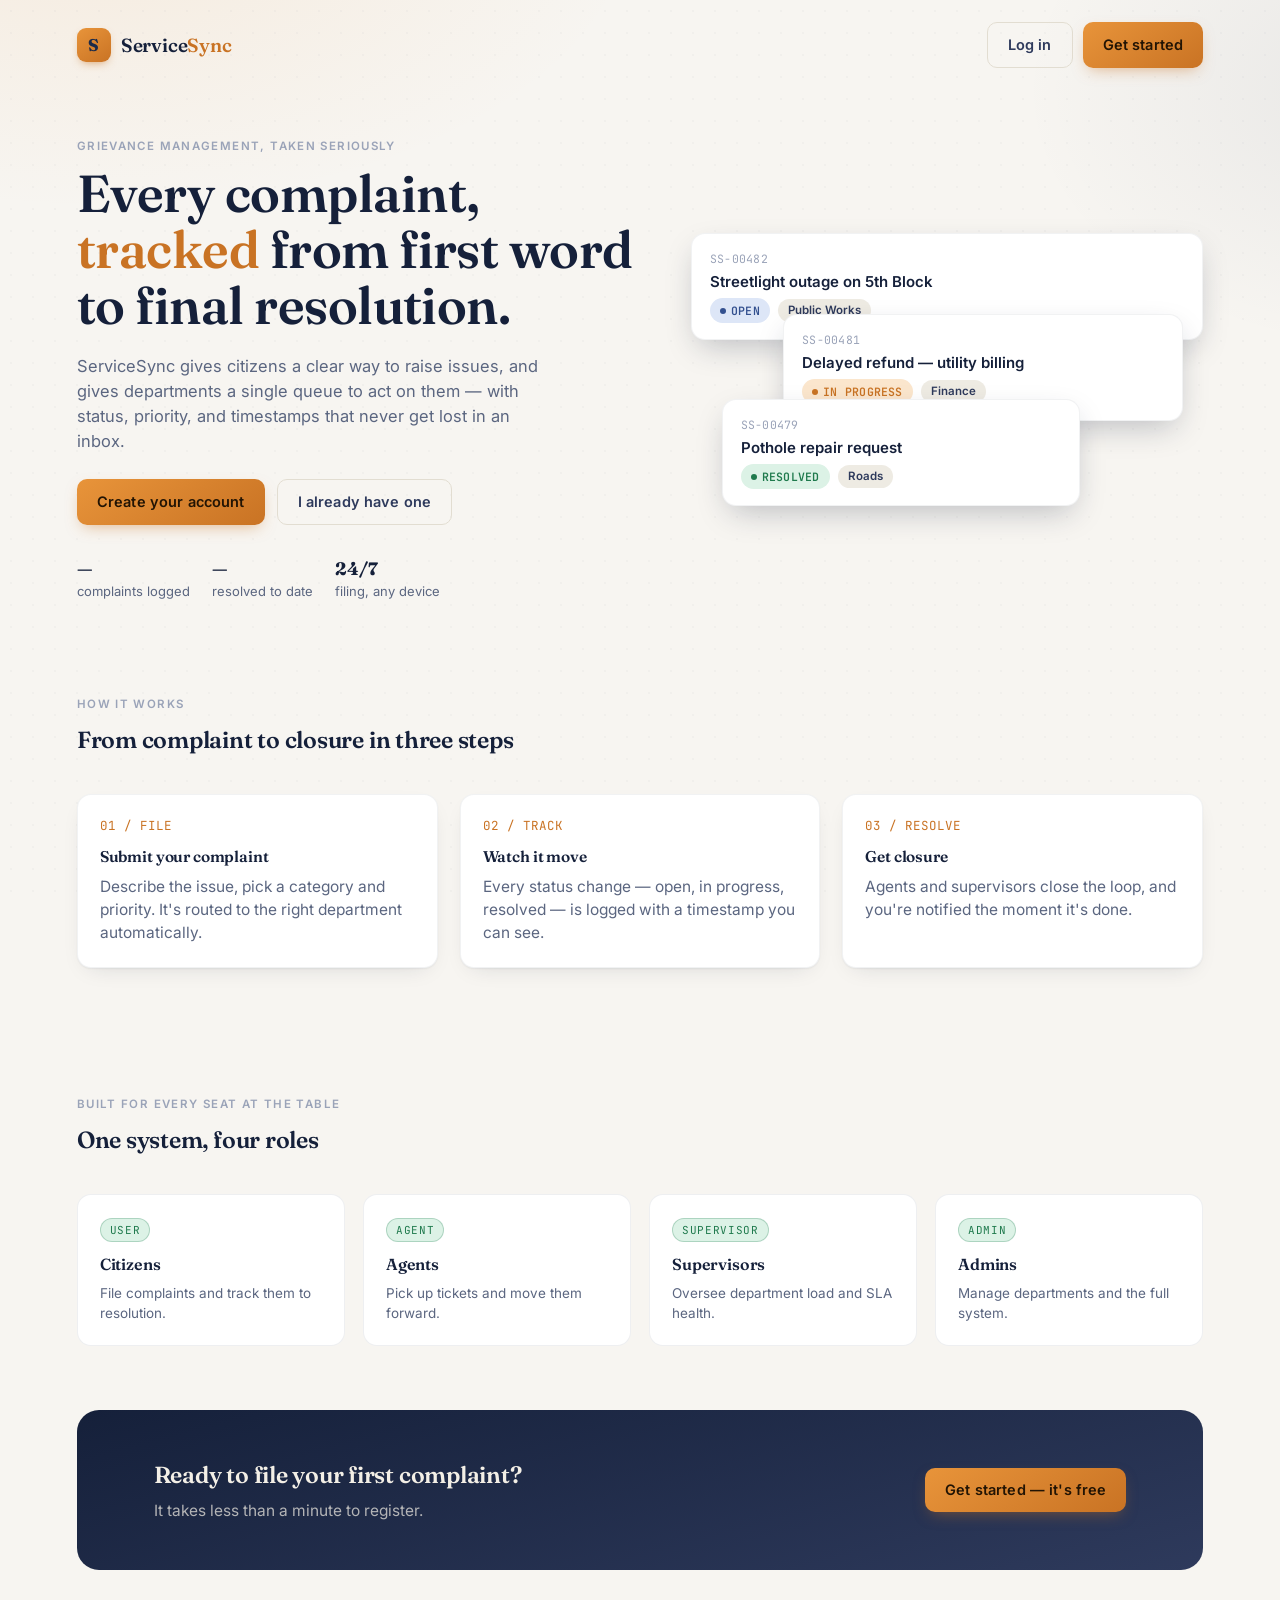
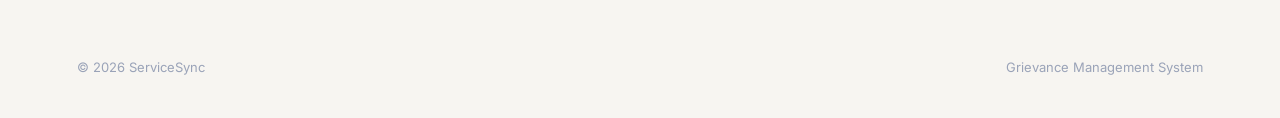
<file: frontend/index.html>
<!DOCTYPE html>
<html lang="en">
<head>
<meta charset="UTF-8">
<meta name="viewport" content="width=device-width, initial-scale=1.0">
<title>ServiceSync — Grievance Management, Resolved</title>
<link rel="preconnect" href="https://fonts.googleapis.com">
<link href="https://fonts.googleapis.com/css2?family=Fraunces:wght@500;600;700&family=Inter:wght@400;500;600;700&family=JetBrains+Mono:wght@500&display=swap" rel="stylesheet">
<link rel="stylesheet" href="css/styles.css">
<style>
  .land-nav{display:flex;align-items:center;justify-content:space-between;padding:22px 6vw;max-width:1280px;margin:0 auto}
  .land-nav .actions{display:flex;gap:10px}
  .hero{max-width:1280px;margin:0 auto;padding:48px 6vw 30px;display:grid;grid-template-columns:1.05fr .95fr;gap:48px;align-items:center}
  @media (max-width:880px){.hero{grid-template-columns:1fr;padding-top:18px}}
  .hero h1{font-size:clamp(34px,5vw,52px);line-height:1.08;max-width:560px}
  .hero h1 em{font-style:normal;color:var(--amber-600);position:relative}
  .hero-copy{color:var(--ink-500);font-size:16.5px;max-width:480px;margin-bottom:26px}
  .hero-actions{display:flex;gap:12px;flex-wrap:wrap;margin-bottom:30px}
  .trust-row{display:flex;gap:22px;color:var(--ink-500);font-size:13px;flex-wrap:wrap}
  .trust-row b{color:var(--ink-900);font-family:'Fraunces',serif;font-size:18px;display:block}

  .case-board{position:relative;perspective:1200px}
  .float-card{
    background:var(--card);border-radius:14px;box-shadow:var(--shadow-pop);
    padding:16px 18px;position:relative;border:1px solid rgba(21,32,58,.06);
    animation:floatY 6s ease-in-out infinite;
  }
  .float-card.c2{margin-top:-26px;margin-left:18%;animation-delay:.6s;width:78%}
  .float-card.c3{margin-top:-22px;margin-left:6%;animation-delay:1.2s;width:70%}
  @keyframes floatY{0%,100%{transform:translateY(0)}50%{transform:translateY(-9px)}}

  .section{max-width:1280px;margin:0 auto;padding:64px 6vw}
  .section-head{max-width:560px;margin-bottom:36px}
  .steps{display:grid;grid-template-columns:repeat(auto-fit,minmax(220px,1fr));gap:22px}
  .step{background:var(--card);border-radius:14px;padding:22px;border:1px solid rgba(21,32,58,.06);box-shadow:var(--shadow-card)}
  .step .step-no{font-family:'JetBrains Mono',monospace;color:var(--amber-600);font-size:12.5px;margin-bottom:10px;display:block}

  .roles-grid{display:grid;grid-template-columns:repeat(auto-fit,minmax(240px,1fr));gap:18px}
  .role-card{
    border-radius:14px;padding:22px;border:1px solid rgba(21,32,58,.07);background:var(--card);
    transition:transform .25s var(--ease), box-shadow .25s var(--ease);
  }
  .role-card:hover{transform:translateY(-4px);box-shadow:var(--shadow-pop)}

  .cta-band{
    background:linear-gradient(165deg,var(--ink-900),var(--ink-700));border-radius:22px;
    color:#f3efe6;padding:48px 6vw;display:flex;align-items:center;justify-content:space-between;gap:24px;flex-wrap:wrap;
    margin:0 6vw 64px;
  }
  .land-foot{max-width:1280px;margin:0 auto;padding:24px 6vw 40px;color:var(--ink-300);font-size:13px;display:flex;justify-content:space-between;flex-wrap:wrap;gap:10px}
</style>
</head>
<body>
<div class="paper-bg"></div>

<nav class="land-nav fade-in">
  <div class="brand">
    <div class="brand-mark">S</div>
    <div class="brand-name">Service<span>Sync</span></div>
  </div>
  <div class="actions">
    <a class="btn btn-ghost" href="login.html">Log in</a>
    <a class="btn btn-primary" href="register.html">Get started</a>
  </div>
</nav>

<header class="hero">
  <div class="fade-in">
    <span class="eyebrow">Grievance management, taken seriously</span>
    <h1>Every complaint, <em>tracked</em> from first word to final resolution.</h1>
    <p class="hero-copy">ServiceSync gives citizens a clear way to raise issues, and gives departments a single queue to act on them — with status, priority, and timestamps that never get lost in an inbox.</p>
    <div class="hero-actions">
      <a class="btn btn-primary" href="register.html">Create your account</a>
      <a class="btn btn-ghost" href="login.html">I already have one</a>
    </div>
    <div class="trust-row">
      <div><b id="stat-total">—</b>complaints logged</div>
      <div><b id="stat-resolved">—</b>resolved to date</div>
      <div><b>24/7</b>filing, any device</div>
    </div>
  </div>

  <div class="case-board fade-in">
    <div class="float-card c1">
      <div class="ticket-id mono">SS-00482</div>
      <div class="ticket-title">Streetlight outage on 5th Block</div>
      <div class="ticket-meta">
        <span class="badge badge-open">Open</span>
        <span class="pill">Public Works</span>
      </div>
    </div>
    <div class="float-card c2">
      <div class="ticket-id mono">SS-00481</div>
      <div class="ticket-title">Delayed refund — utility billing</div>
      <div class="ticket-meta">
        <span class="badge badge-in_progress">In Progress</span>
        <span class="pill">Finance</span>
      </div>
    </div>
    <div class="float-card c3">
      <div class="ticket-id mono">SS-00479</div>
      <div class="ticket-title">Pothole repair request</div>
      <div class="ticket-meta">
        <span class="badge badge-resolved">Resolved</span>
        <span class="pill">Roads</span>
      </div>
    </div>
  </div>
</header>

<section class="section">
  <div class="section-head">
    <span class="eyebrow">How it works</span>
    <h2>From complaint to closure in three steps</h2>
  </div>
  <div class="steps">
    <div class="step fade-in">
      <span class="step-no">01 / FILE</span>
      <h4>Submit your complaint</h4>
      <p class="muted" style="margin:0">Describe the issue, pick a category and priority. It's routed to the right department automatically.</p>
    </div>
    <div class="step fade-in" style="animation-delay:.08s">
      <span class="step-no">02 / TRACK</span>
      <h4>Watch it move</h4>
      <p class="muted" style="margin:0">Every status change — open, in progress, resolved — is logged with a timestamp you can see.</p>
    </div>
    <div class="step fade-in" style="animation-delay:.16s">
      <span class="step-no">03 / RESOLVE</span>
      <h4>Get closure</h4>
      <p class="muted" style="margin:0">Agents and supervisors close the loop, and you're notified the moment it's done.</p>
    </div>
  </div>
</section>

<section class="section">
  <div class="section-head">
    <span class="eyebrow">Built for every seat at the table</span>
    <h2>One system, four roles</h2>
  </div>
  <div class="roles-grid">
    <div class="role-card"><div class="stamp" style="margin-bottom:10px">USER</div><h4 style="font-size:16px">Citizens</h4><p class="muted" style="font-size:13.5px;margin:0">File complaints and track them to resolution.</p></div>
    <div class="role-card"><div class="stamp" style="margin-bottom:10px">AGENT</div><h4 style="font-size:16px">Agents</h4><p class="muted" style="font-size:13.5px;margin:0">Pick up tickets and move them forward.</p></div>
    <div class="role-card"><div class="stamp" style="margin-bottom:10px">SUPERVISOR</div><h4 style="font-size:16px">Supervisors</h4><p class="muted" style="font-size:13.5px;margin:0">Oversee department load and SLA health.</p></div>
    <div class="role-card"><div class="stamp" style="margin-bottom:10px">ADMIN</div><h4 style="font-size:16px">Admins</h4><p class="muted" style="font-size:13.5px;margin:0">Manage departments and the full system.</p></div>
  </div>
</section>

<div class="cta-band">
  <div>
    <h2 style="color:#f3efe6;margin-bottom:6px">Ready to file your first complaint?</h2>
    <p style="color:rgba(243,239,230,.7);margin:0">It takes less than a minute to register.</p>
  </div>
  <a class="btn btn-primary" href="register.html">Get started — it's free</a>
</div>

<footer class="land-foot">
  <span>© 2026 ServiceSync</span>
  <span>Grievance Management System</span>
</footer>

<script src="js/config.js"></script>
<script src="js/api.js"></script>
<script src="js/ui.js"></script>
<script>
  (async () => {
    try {
      const stats = await Api.getDashboardStats();
      animateCount(document.getElementById('stat-total'), stats.totalComplaints || 0);
      animateCount(document.getElementById('stat-resolved'), stats.resolvedComplaints || 0);
    } catch (e) {
      document.getElementById('stat-total').textContent = '—';
      document.getElementById('stat-resolved').textContent = '—';
    }
  })();
</script>
</body>
</html>
</file>
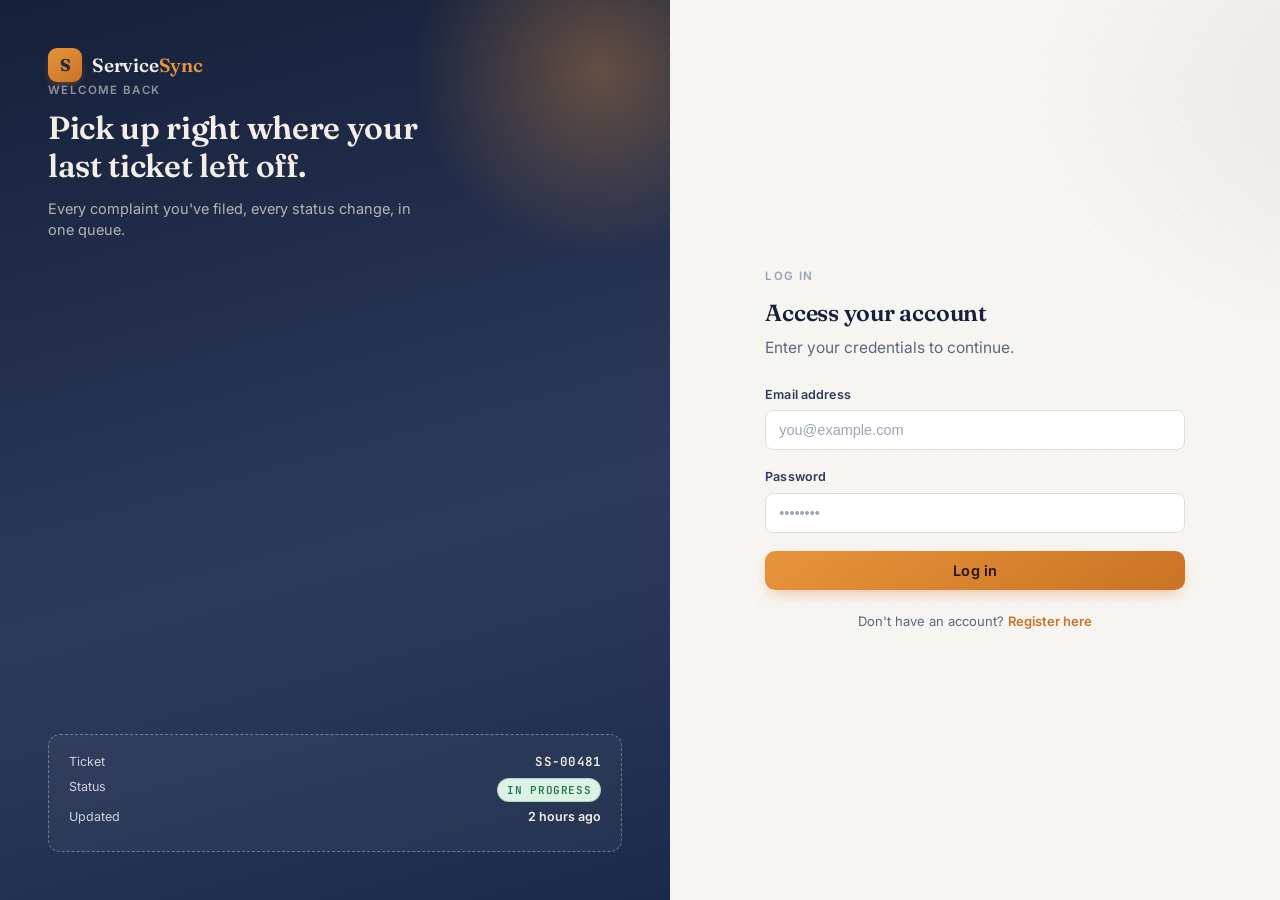
<file: frontend/complaint-detail.html>
<!DOCTYPE html>
<html lang="en">
<head>
<meta charset="UTF-8">
<meta name="viewport" content="width=device-width, initial-scale=1.0">
<title>Complaint detail — ServiceSync</title>
<link rel="preconnect" href="https://fonts.googleapis.com">
<link href="https://fonts.googleapis.com/css2?family=Fraunces:wght@500;600;700&family=Inter:wght@400;500;600;700&family=JetBrains+Mono:wght@500&display=swap" rel="stylesheet">
<link rel="stylesheet" href="css/styles.css">
<style>
  .detail-grid{display:grid;grid-template-columns:1.6fr 1fr;gap:22px}
  @media (max-width:920px){.detail-grid{grid-template-columns:1fr}}
  .back-link{display:inline-flex;align-items:center;gap:6px;color:var(--ink-500);font-size:13.5px;font-weight:600;margin-bottom:16px}
  .back-link svg{width:15px;height:15px}
  .detail-head{display:flex;justify-content:space-between;align-items:flex-start;gap:14px;margin-bottom:6px;flex-wrap:wrap}
  .timeline{position:relative;padding-left:22px}
  .timeline::before{content:"";position:absolute;left:5px;top:4px;bottom:4px;width:2px;background:var(--paper-dim)}
  .tl-item{position:relative;padding-bottom:20px}
  .tl-item:last-child{padding-bottom:0}
  .tl-dot{position:absolute;left:-22px;top:2px;width:11px;height:11px;border-radius:50%;background:var(--ink-300);border:2px solid var(--card)}
  .tl-item.active .tl-dot{background:var(--amber-500)}
  .tl-label{font-weight:600;font-size:13.5px}
  .tl-time{font-size:12px;color:var(--ink-300)}
  .status-action-grid{display:grid;grid-template-columns:1fr 1fr;gap:8px}
</style>
</head>
<body>
<div class="paper-bg"></div>
<div class="app-shell">
  <div id="shell-mount"></div>
  <div class="main-col">
    <div class="topbar">
      <div style="display:flex;align-items:center;gap:12px">
        <button class="menu-toggle" id="menu-toggle"></button>
        <div>
          <h1 class="page-title">Complaint detail</h1>
          <p class="page-sub">Full record and status history.</p>
        </div>
      </div>
    </div>

    <div class="content">
      <a href="complaints.html" class="back-link"><svg viewBox="0 0 24 24" fill="none" stroke="currentColor" stroke-width="2"><path d="M19 12H5M12 19l-7-7 7-7"/></svg>Back to complaints</a>

      <div id="loading-state">
        <div class="panel"><div class="skeleton" style="height:140px"></div></div>
      </div>

      <div id="detail-content" style="display:none">
        <div class="detail-grid">
          <div>
            <div class="panel">
              <div class="detail-head">
                <div>
                  <div class="ticket-id mono" id="d-id">SS-00000</div>
                  <h2 id="d-title" style="margin-bottom:6px">—</h2>
                  <div class="ticket-meta">
                    <span class="pill" id="d-category">—</span>
                    <span id="d-priority-pill" class="pill">—</span>
                    <span id="d-created">—</span>
                  </div>
                </div>
                <span class="badge" id="d-status-badge">—</span>
              </div>
              <div class="divider"></div>
              <h4 style="font-size:14px;margin-bottom:8px">Description</h4>
              <p id="d-description" class="muted" style="margin:0">—</p>
            </div>

            <div class="panel" id="staff-actions-panel" style="display:none">
              <div class="panel-head"><h3>Update status</h3></div>
              <div class="status-action-grid">
                <button class="btn btn-ghost btn-sm" data-status="OPEN">Mark Open</button>
                <button class="btn btn-ghost btn-sm" data-status="IN_PROGRESS">In Progress</button>
                <button class="btn btn-dark btn-sm" data-status="RESOLVED">Resolved</button>
                <button class="btn btn-danger btn-sm" data-status="REJECTED">Reject</button>
              </div>
            </div>

            <div class="panel" id="admin-actions-panel" style="display:none">
              <div class="panel-head"><h3>Admin actions</h3></div>
              <button class="btn btn-danger" id="delete-btn">Delete this complaint</button>
            </div>
          </div>

          <div>
            <div class="panel">
              <div class="panel-head"><h3>Timeline</h3></div>
              <div class="timeline" id="timeline"></div>
            </div>
          </div>
        </div>
      </div>

      <div id="error-state" style="display:none" class="panel">
        <div class="empty-state">
          <div class="stamp-icon"><svg viewBox="0 0 24 24" fill="none" stroke="currentColor" stroke-width="2"><circle cx="12" cy="12" r="10"/><line x1="12" y1="8" x2="12" y2="12"/><line x1="12" y1="16" x2="12.01" y2="16"/></svg></div>
          <h4>Complaint not found</h4>
          <p id="error-msg" style="margin:0">It may have been removed, or the link is incorrect.</p>
        </div>
      </div>
    </div>
  </div>
</div>

<script src="js/config.js"></script>
<script src="js/api.js"></script>
<script src="js/ui.js"></script>
<script>
  Auth.requireAuth();
  renderShell('complaints.html');
  document.getElementById('menu-toggle').innerHTML = ICONS.menu;

  const role = Auth.getRole() || 'USER';
  const params = new URLSearchParams(window.location.search);
  const id = params.get('id');

  if (!id) {
    document.getElementById('loading-state').style.display = 'none';
    document.getElementById('error-state').style.display = 'block';
  } else {
    loadComplaint();
  }

  function timelineHtml(complaint) {
    const stages = ['OPEN', 'IN_PROGRESS', 'RESOLVED'];
    const currentIdx = stages.indexOf((complaint.status || 'OPEN').toUpperCase());
    const isRejected = (complaint.status || '').toUpperCase() === 'REJECTED';

    if (isRejected) {
      return `
        <div class="tl-item active">
          <span class="tl-dot" style="background:var(--red-600)"></span>
          <div class="tl-label">Filed</div>
          <div class="tl-time">${formatDate(complaint.createdAt)}</div>
        </div>
        <div class="tl-item active">
          <span class="tl-dot" style="background:var(--red-600)"></span>
          <div class="tl-label">Rejected</div>
          <div class="tl-time">Marked as not actionable</div>
        </div>`;
    }

    return stages.map((s, i) => `
      <div class="tl-item ${i <= currentIdx ? 'active' : ''}">
        <span class="tl-dot"></span>
        <div class="tl-label">${statusLabel(s)}</div>
        <div class="tl-time">${i === 0 ? formatDate(complaint.createdAt) : (i <= currentIdx ? 'Completed' : 'Pending')}</div>
      </div>`).join('');
  }

  async function loadComplaint() {
    try {
      const c = await Api.getComplaint(id);
      if (!c || !c.id) throw new Error('Complaint not found');

      document.getElementById('d-id').textContent = ticketCode(c.id);
      document.getElementById('d-title').textContent = c.title || 'Untitled complaint';
      document.getElementById('d-category').textContent = c.category || 'General';
      document.getElementById('d-priority-pill').textContent = `${c.priority || 'Unset'} priority`;
      document.getElementById('d-created').textContent = formatDate(c.createdAt);
      document.getElementById('d-description').textContent = c.description || 'No description provided.';

      const badge = document.getElementById('d-status-badge');
      badge.className = statusBadgeClass(c.status);
      badge.textContent = statusLabel(c.status);

      document.getElementById('timeline').innerHTML = timelineHtml(c);

      if (role !== 'USER') {
        const panel = document.getElementById('staff-actions-panel');
        panel.style.display = 'block';
        panel.querySelectorAll('[data-status]').forEach(btn => {
          if (btn.dataset.status === (c.status || 'OPEN').toUpperCase()) {
            btn.disabled = true;
            btn.style.opacity = '.5';
          }
          btn.addEventListener('click', () => updateStatus(c.id, btn.dataset.status, btn));
        });
      }

      if (role === 'ADMIN') {
        document.getElementById('admin-actions-panel').style.display = 'block';
        document.getElementById('delete-btn').addEventListener('click', () => deleteComplaint(c.id));
      }

      document.getElementById('loading-state').style.display = 'none';
      document.getElementById('detail-content').style.display = 'block';
    } catch (e) {
      document.getElementById('loading-state').style.display = 'none';
      document.getElementById('error-state').style.display = 'block';
      document.getElementById('error-msg').textContent = e.message || 'It may have been removed, or the link is incorrect.';
    }
  }

  async function updateStatus(complaintId, status, btn) {
    setButtonLoading(btn, true);
    try {
      await Api.updateComplaintStatus(complaintId, status);
      toast(`Status updated to ${statusLabel(status)}`, 'success');
      loadComplaint();
    } catch (e) {
      toast(e.message || 'Could not update status', 'error');
    } finally {
      setButtonLoading(btn, false);
    }
  }

  async function deleteComplaint(complaintId) {
    const ok = await confirmAction({
      title: 'Delete complaint',
      message: `This permanently removes ${ticketCode(complaintId)}. This cannot be undone.`,
      confirmLabel: 'Delete',
      danger: true
    });
    if (!ok) return;
    try {
      await Api.deleteComplaint(complaintId);
      toast('Complaint deleted', 'success');
      setTimeout(() => { window.location.href = 'complaints.html'; }, 500);
    } catch (e) {
      toast(e.message || 'Could not delete complaint', 'error');
    }
  }
</script>
</body>
</html>
</file>
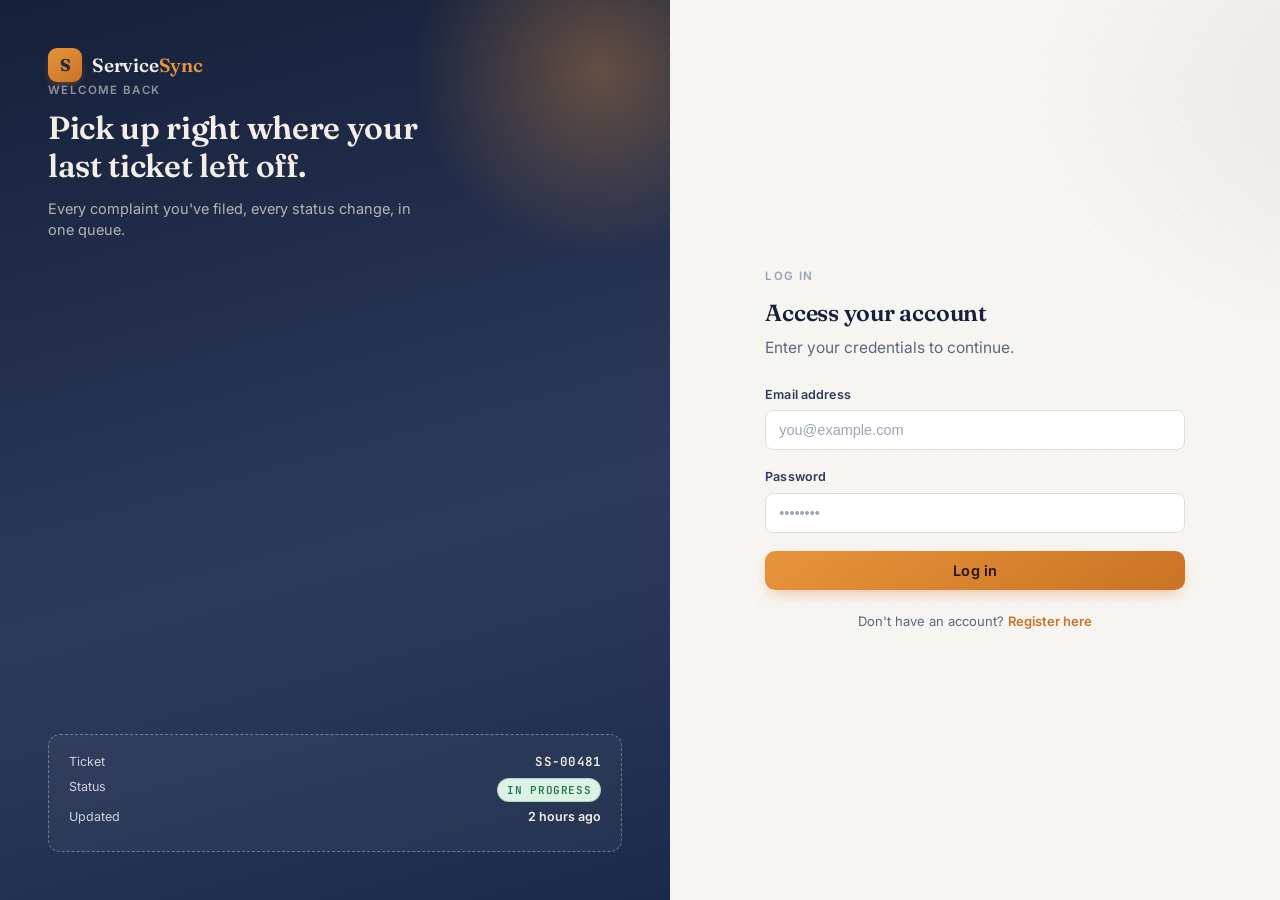
<file: frontend/complaints.html>
<!DOCTYPE html>
<html lang="en">
<head>
<meta charset="UTF-8">
<meta name="viewport" content="width=device-width, initial-scale=1.0">
<title>Complaints — ServiceSync</title>
<link rel="preconnect" href="https://fonts.googleapis.com">
<link href="https://fonts.googleapis.com/css2?family=Fraunces:wght@500;600;700&family=Inter:wght@400;500;600;700&family=JetBrains+Mono:wght@500&display=swap" rel="stylesheet">
<link rel="stylesheet" href="css/styles.css">
<style>
  .filter-bar{display:flex;gap:10px;flex-wrap:wrap;align-items:center;margin-bottom:18px}
  .filter-bar input.input{max-width:260px}
  .filter-bar select.input{max-width:170px;width:auto}
  .result-count{font-size:13px;color:var(--ink-500);margin-bottom:14px}
</style>
</head>
<body>
<div class="paper-bg"></div>
<div class="app-shell">
  <div id="shell-mount"></div>
  <div class="main-col">
    <div class="topbar">
      <div style="display:flex;align-items:center;gap:12px">
        <button class="menu-toggle" id="menu-toggle"></button>
        <div>
          <h1 class="page-title">Complaints</h1>
          <p class="page-sub" id="role-sub">All complaints in the system.</p>
        </div>
      </div>
      <a href="new-complaint.html" class="btn btn-primary btn-sm" id="new-complaint-cta">+ New complaint</a>
    </div>

    <div class="content">
      <div class="panel">
        <div class="filter-bar">
          <input type="text" class="input" id="search-input" placeholder="Search by title or ticket ID…">
          <select class="input" id="status-filter">
            <option value="">All statuses</option>
            <option value="OPEN">Open</option>
            <option value="IN_PROGRESS">In Progress</option>
            <option value="RESOLVED">Resolved</option>
            <option value="REJECTED">Rejected</option>
          </select>
          <select class="input" id="priority-filter">
            <option value="">All priorities</option>
            <option value="HIGH">High</option>
            <option value="MEDIUM">Medium</option>
            <option value="LOW">Low</option>
          </select>
        </div>
        <p class="result-count" id="result-count"></p>
        <div class="ticket-list" id="ticket-list">
          <div class="skeleton" style="height:74px;margin-bottom:10px"></div>
          <div class="skeleton" style="height:74px;margin-bottom:10px"></div>
          <div class="skeleton" style="height:74px;margin-bottom:10px"></div>
        </div>
      </div>
    </div>
  </div>
</div>

<script src="js/config.js"></script>
<script src="js/api.js"></script>
<script src="js/ui.js"></script>
<script>
  Auth.requireAuth();
  renderShell('complaints.html');
  document.getElementById('menu-toggle').innerHTML = ICONS.menu;

  const role = Auth.getRole() || 'USER';
  if (role !== 'USER') document.getElementById('new-complaint-cta').remove();
  document.getElementById('role-sub').textContent = role === 'USER'
    ? 'Complaints you have filed.'
    : 'All complaints across departments.';

  let allComplaints = [];

  function render(list) {
    const container = document.getElementById('ticket-list');
    document.getElementById('result-count').textContent = `${list.length} complaint${list.length === 1 ? '' : 's'}`;
    if (list.length === 0) {
      container.innerHTML = `
        <div class="empty-state">
          <div class="stamp-icon"><svg viewBox="0 0 24 24" fill="none" stroke="currentColor" stroke-width="2"><circle cx="11" cy="11" r="7"/><line x1="21" y1="21" x2="16.65" y2="16.65"/></svg></div>
          <h4>No matching complaints</h4>
          <p style="margin:0">Try adjusting your filters or search term.</p>
        </div>`;
      return;
    }
    container.innerHTML = list.map((c, i) => `
      <div class="ticket" data-priority="${c.priority || ''}" style="animation-delay:${Math.min(i * 50, 400)}ms" onclick="window.location.href='complaint-detail.html?id=${c.id}'">
        <div>
          <div class="ticket-id mono">${ticketCode(c.id)}</div>
          <div class="ticket-title">${escapeHtml(c.title || 'Untitled complaint')}</div>
          <div class="ticket-desc">${escapeHtml(c.description || '')}</div>
          <div class="ticket-meta">
            <span class="pill">${escapeHtml(c.category || 'General')}</span>
            <span>${timeAgo(c.createdAt)}</span>
          </div>
        </div>
        <div class="ticket-side">
          <span class="${statusBadgeClass(c.status)}">${statusLabel(c.status)}</span>
          ${c.priority ? `<span class="pill">${escapeHtml(c.priority)} priority</span>` : ''}
        </div>
      </div>`).join('');
  }

  function applyFilters() {
    const q = document.getElementById('search-input').value.trim().toLowerCase();
    const status = document.getElementById('status-filter').value;
    const priority = document.getElementById('priority-filter').value;

    const filtered = allComplaints.filter(c => {
      const matchesQ = !q || (c.title || '').toLowerCase().includes(q) || ticketCode(c.id).toLowerCase().includes(q);
      const matchesStatus = !status || (c.status || 'OPEN') === status;
      const matchesPriority = !priority || c.priority === priority;
      return matchesQ && matchesStatus && matchesPriority;
    });
    render(filtered);
  }

  ['search-input'].forEach(id => document.getElementById(id).addEventListener('input', applyFilters));
  ['status-filter', 'priority-filter'].forEach(id => document.getElementById(id).addEventListener('change', applyFilters));

  async function load() {
    try {
      const data = await Api.getAllComplaints();
      allComplaints = [...data].sort((a, b) => (b.id || 0) - (a.id || 0));
      applyFilters();
    } catch (e) {
      document.getElementById('ticket-list').innerHTML = `<p class="muted">Couldn't load complaints: ${escapeHtml(e.message)}</p>`;
    }
  }
  load();
</script>
</body>
</html>
</file>
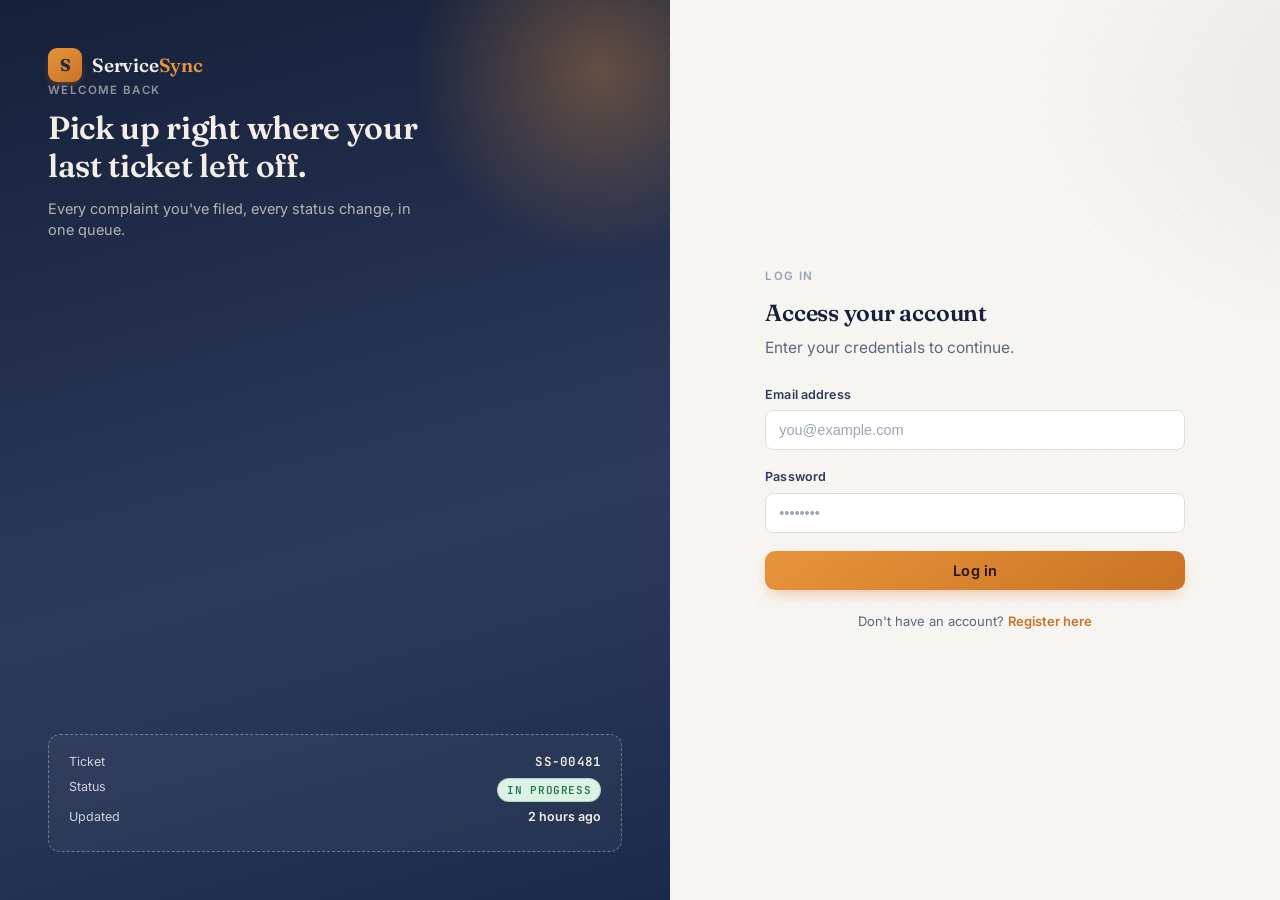
<file: frontend/dashboard.html>
<!DOCTYPE html>
<html lang="en">
<head>
<meta charset="UTF-8">
<meta name="viewport" content="width=device-width, initial-scale=1.0">
<title>Dashboard — ServiceSync</title>
<link rel="preconnect" href="https://fonts.googleapis.com">
<link href="https://fonts.googleapis.com/css2?family=Fraunces:wght@500;600;700&family=Inter:wght@400;500;600;700&family=JetBrains+Mono:wght@500&display=swap" rel="stylesheet">
<link rel="stylesheet" href="css/styles.css">
</head>
<body>
<div class="paper-bg"></div>
<div class="app-shell">
  <div id="shell-mount"></div>
  <div class="main-col">
    <div class="topbar">
      <div style="display:flex;align-items:center;gap:12px">
        <button class="menu-toggle" id="menu-toggle"></button>
        <div>
          <h1 class="page-title" id="greeting">Dashboard</h1>
          <p class="page-sub">Here's what's happening across ServiceSync today.</p>
        </div>
      </div>
      <a href="new-complaint.html" class="btn btn-primary btn-sm" id="new-complaint-cta">+ New complaint</a>
    </div>

    <div class="content">
      <div class="grid-stats" id="stats-grid">
        <div class="stat-card"><div class="skeleton" style="height:60px"></div></div>
        <div class="stat-card"><div class="skeleton" style="height:60px"></div></div>
        <div class="stat-card"><div class="skeleton" style="height:60px"></div></div>
      </div>

      <div class="panel">
        <div class="panel-head">
          <h3>Recent complaints</h3>
          <a href="complaints.html" class="btn btn-ghost btn-sm">View all</a>
        </div>
        <div class="ticket-list" id="recent-list">
          <div class="skeleton" style="height:74px;margin-bottom:10px"></div>
          <div class="skeleton" style="height:74px;margin-bottom:10px"></div>
          <div class="skeleton" style="height:74px"></div>
        </div>
      </div>
    </div>
  </div>
</div>

<script src="js/config.js"></script>
<script src="js/api.js"></script>
<script src="js/ui.js"></script>
<script>
  Auth.requireAuth();
  renderShell('dashboard.html');

  document.getElementById('menu-toggle').innerHTML = ICONS.menu;

  const role = Auth.getRole() || 'USER';
  document.getElementById('greeting').textContent = `Welcome back, ${Auth.getName()}`;
  if (role !== 'USER') document.getElementById('new-complaint-cta').remove();

  function statCardHtml({ icon, iconClass, label, value, tag, delay }) {
    return `
      <div class="stat-card" style="animation-delay:${delay}ms">
        <div class="stat-icon ${iconClass}">${icon}</div>
        <div class="stat-label">${label}</div>
        <div class="stat-value" data-count="${value}">0</div>
        <div class="stat-tag">${tag}</div>
      </div>`;
  }

  const ICON_TOTAL = '<svg viewBox="0 0 24 24" fill="none" stroke="currentColor" stroke-width="2"><path d="M9 4h6l1 2h3a1 1 0 0 1 1 1v13a1 1 0 0 1-1 1H5a1 1 0 0 1-1-1V7a1 1 0 0 1 1-1h3z"/><path d="M9 11h6M9 15h6"/></svg>';
  const ICON_OPEN = '<svg viewBox="0 0 24 24" fill="none" stroke="currentColor" stroke-width="2"><circle cx="12" cy="12" r="9"/><path d="M12 7v5l3 2"/></svg>';
  const ICON_RESOLVED = '<svg viewBox="0 0 24 24" fill="none" stroke="currentColor" stroke-width="2"><path d="M20 6 9 17l-5-5"/></svg>';

  async function loadStats() {
    try {
      const stats = await Api.getDashboardStats();
      const pending = Math.max(stats.totalComplaints - stats.openComplaints - stats.resolvedComplaints, 0);
      document.getElementById('stats-grid').innerHTML =
        statCardHtml({ icon: ICON_TOTAL, iconClass: 'ic-blue', label: 'Total complaints', value: stats.totalComplaints, tag: 'all time', delay: 0 }) +
        statCardHtml({ icon: ICON_OPEN, iconClass: 'ic-amber', label: 'Open', value: stats.openComplaints, tag: 'awaiting action', delay: 80 }) +
        statCardHtml({ icon: ICON_RESOLVED, iconClass: 'ic-green', label: 'Resolved', value: stats.resolvedComplaints, tag: 'closed out', delay: 160 });
      document.querySelectorAll('[data-count]').forEach(el => animateCount(el, parseInt(el.dataset.count, 10) || 0));
    } catch (e) {
      document.getElementById('stats-grid').innerHTML = `<p class="muted">Couldn't load stats: ${escapeHtml(e.message)}</p>`;
    }
  }

  function ticketRowHtml(c, delay) {
    return `
      <div class="ticket" data-priority="${c.priority || ''}" style="animation-delay:${delay}ms" onclick="window.location.href='complaint-detail.html?id=${c.id}'">
        <div>
          <div class="ticket-id mono">${ticketCode(c.id)}</div>
          <div class="ticket-title">${escapeHtml(c.title || 'Untitled complaint')}</div>
          <div class="ticket-meta">
            <span class="pill">${escapeHtml(c.category || 'General')}</span>
            <span>${timeAgo(c.createdAt)}</span>
          </div>
        </div>
        <div class="ticket-side">
          <span class="${statusBadgeClass(c.status)}">${statusLabel(c.status)}</span>
        </div>
      </div>`;
  }

  async function loadRecent() {
    try {
      const all = await Api.getAllComplaints();
      const recent = [...all].sort((a, b) => (b.id || 0) - (a.id || 0)).slice(0, 5);
      const list = document.getElementById('recent-list');
      if (recent.length === 0) {
        list.innerHTML = `
          <div class="empty-state">
            <div class="stamp-icon"><svg viewBox="0 0 24 24" fill="none" stroke="currentColor" stroke-width="2"><path d="M9 4h6l1 2h3a1 1 0 0 1 1 1v13a1 1 0 0 1-1 1H5a1 1 0 0 1-1-1V7a1 1 0 0 1 1-1h3z"/></svg></div>
            <h4>No complaints yet</h4>
            <p style="margin:0">Nothing has been filed in the system so far.</p>
          </div>`;
        return;
      }
      list.innerHTML = recent.map((c, i) => ticketRowHtml(c, i * 60)).join('');
    } catch (e) {
      document.getElementById('recent-list').innerHTML = `<p class="muted">Couldn't load complaints: ${escapeHtml(e.message)}</p>`;
    }
  }

  loadStats();
  loadRecent();
</script>
</body>
</html>
</file>
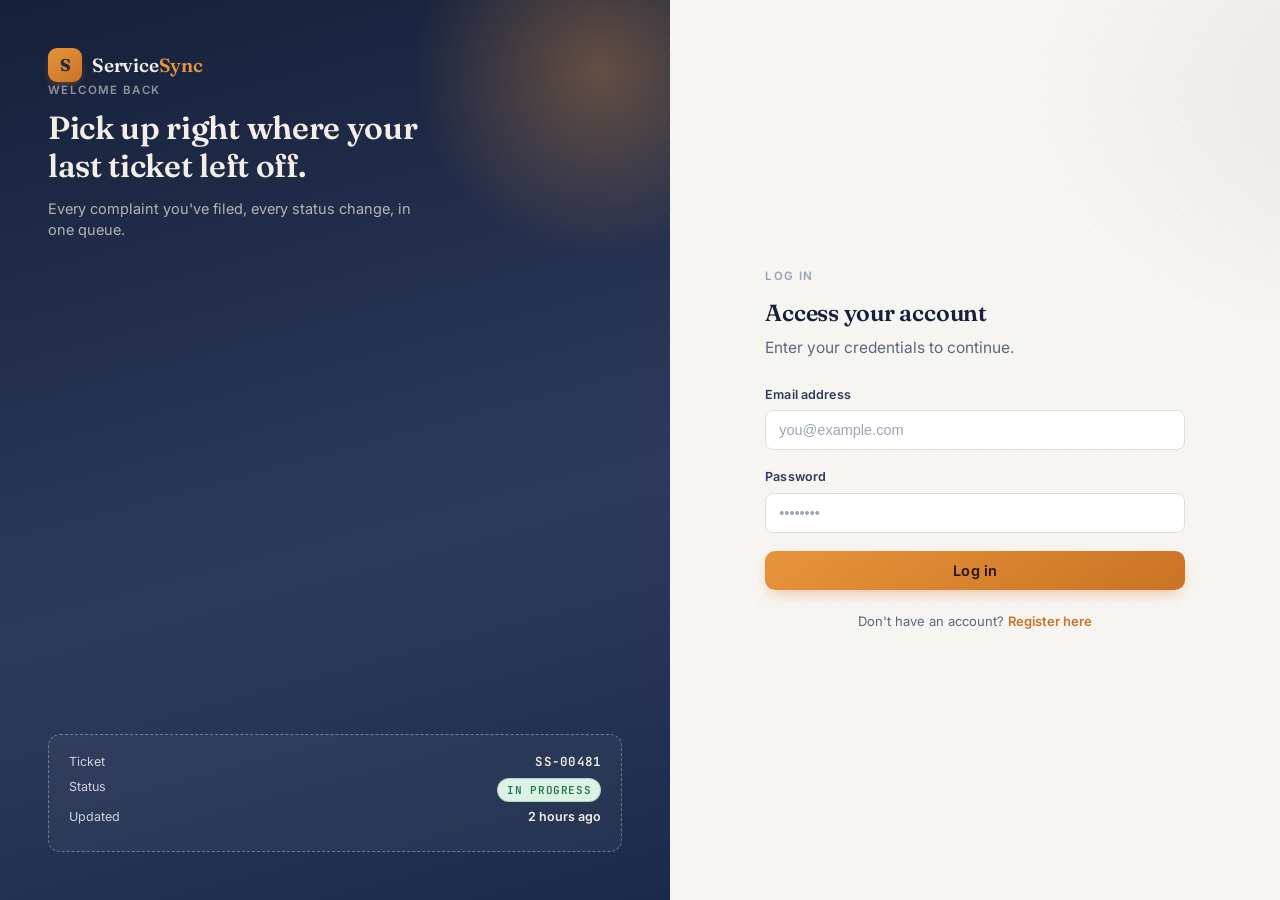
<file: frontend/departments.html>
<!DOCTYPE html>
<html lang="en">
<head>
<meta charset="UTF-8">
<meta name="viewport" content="width=device-width, initial-scale=1.0">
<title>Departments — ServiceSync</title>
<link rel="preconnect" href="https://fonts.googleapis.com">
<link href="https://fonts.googleapis.com/css2?family=Fraunces:wght@500;600;700&family=Inter:wght@400;500;600;700&family=JetBrains+Mono:wght@500&display=swap" rel="stylesheet">
<link rel="stylesheet" href="css/styles.css">
<style>
  .dept-grid{display:grid;grid-template-columns:repeat(auto-fill,minmax(230px,1fr));gap:14px}
  .dept-card{
    background:var(--card);border-radius:12px;padding:18px;border:1px solid rgba(21,32,58,.07);
    opacity:0;transform:translateY(8px);animation:riseIn .4s var(--ease) forwards;
  }
  .dept-icon{width:36px;height:36px;border-radius:9px;background:var(--blue-100);color:var(--ink-800);display:flex;align-items:center;justify-content:center;margin-bottom:10px}
  .dept-icon svg{width:18px;height:18px}
  .lookup-row{display:flex;gap:8px;align-items:flex-end;margin-bottom:18px}
  .lookup-row .field{margin-bottom:0;flex:1;max-width:160px}
</style>
</head>
<body>
<div class="paper-bg"></div>
<div class="app-shell">
  <div id="shell-mount"></div>
  <div class="main-col">
    <div class="topbar">
      <div style="display:flex;align-items:center;gap:12px">
        <button class="menu-toggle" id="menu-toggle"></button>
        <div>
          <h1 class="page-title">Departments</h1>
          <p class="page-sub">Departments complaints can be routed to.</p>
        </div>
      </div>
      <button class="btn btn-primary btn-sm" id="add-dept-btn" style="display:none">+ Add department</button>
    </div>

    <div class="content">
      <div class="panel">
        <div class="panel-head"><h3>Known departments</h3></div>
        <p class="help-text" style="margin-bottom:14px">Departments are looked up by ID. Enter an ID to check, or browse the ones already found below.</p>
        <div class="lookup-row">
          <div class="field">
            <label for="lookup-id">Department ID</label>
            <input class="input" type="number" id="lookup-id" placeholder="e.g. 1" min="1">
          </div>
          <button class="btn btn-ghost" id="lookup-btn">Look up</button>
        </div>
        <div class="dept-grid" id="dept-grid">
          <div class="skeleton" style="height:96px"></div>
          <div class="skeleton" style="height:96px"></div>
          <div class="skeleton" style="height:96px"></div>
        </div>
      </div>
    </div>
  </div>
</div>

<div class="modal-backdrop" id="add-modal">
  <div class="modal">
    <h3 style="margin-bottom:16px">Add department</h3>
    <form id="add-dept-form">
      <div class="field">
        <label for="new-dept-name">Department name</label>
        <input class="input" type="text" id="new-dept-name" placeholder="e.g. Public Works" required>
        <div class="field-error"></div>
      </div>
      <div class="field">
        <label for="new-dept-email">Contact email</label>
        <input class="input" type="email" id="new-dept-email" placeholder="publicworks@city.gov" required>
        <div class="field-error"></div>
      </div>
      <div style="display:flex;gap:10px;justify-content:flex-end;margin-top:6px">
        <button type="button" class="btn btn-ghost" id="cancel-add-dept">Cancel</button>
        <button type="submit" class="btn btn-primary" id="save-dept-btn">
          <span class="spinner"></span><span class="btn-label">Save department</span>
        </button>
      </div>
    </form>
  </div>
</div>

<script src="js/config.js"></script>
<script src="js/api.js"></script>
<script src="js/ui.js"></script>
<script>
  Auth.requireAuth();
  renderShell('departments.html');
  document.getElementById('menu-toggle').innerHTML = ICONS.menu;

  const role = Auth.getRole() || 'USER';
  if (role === 'USER') {
    window.location.href = 'dashboard.html';
  }
  if (role === 'ADMIN') {
    document.getElementById('add-dept-btn').style.display = 'inline-flex';
  }

  const DEPT_ICON = '<svg viewBox="0 0 24 24" fill="none" stroke="currentColor" stroke-width="2"><rect x="4" y="3" width="16" height="18" rx="1"/><path d="M9 8h1M14 8h1M9 12h1M14 12h1M9 16h1M14 16h1"/></svg>';

  function deptCardHtml(d, delay) {
    return `
      <div class="dept-card" style="animation-delay:${delay}ms">
        <div class="dept-icon">${DEPT_ICON}</div>
        <h4 style="font-size:15px;margin-bottom:4px">${escapeHtml(d.name)}</h4>
        <p class="muted" style="font-size:12.5px;margin:0">${escapeHtml(d.email || 'No contact email')}</p>
        <p class="help-text" style="margin-top:8px">ID ${d.id}</p>
      </div>`;
  }

  const grid = document.getElementById('dept-grid');
  let foundDepts = [];

  async function discoverDepartments() {
    const ids = Array.from({ length: 10 }, (_, i) => i + 1);
    const results = await Promise.allSettled(ids.map(id => Api.getDepartment(id)));
    foundDepts = results
      .map(r => (r.status === 'fulfilled' ? r.value : null))
      .filter(d => d && d.name);
    renderGrid();
  }

  function renderGrid() {
    if (foundDepts.length === 0) {
      grid.innerHTML = `
        <div class="empty-state" style="grid-column:1/-1">
          <div class="stamp-icon">${DEPT_ICON}</div>
          <h4>No departments found</h4>
          <p style="margin:0">${role === 'ADMIN' ? 'Add the first one using the button above.' : 'Ask an admin to add departments.'}</p>
        </div>`;
      return;
    }
    grid.innerHTML = foundDepts.map((d, i) => deptCardHtml(d, i * 60)).join('');
  }

  document.getElementById('lookup-btn').addEventListener('click', async () => {
    const idVal = document.getElementById('lookup-id').value.trim();
    if (!idVal) return toast('Enter a department ID first', 'error');
    try {
      const dept = await Api.getDepartment(idVal);
      if (!dept || !dept.name) {
        toast(`No department with ID ${idVal}`, 'error');
        return;
      }
      if (!foundDepts.some(d => d.id === dept.id)) {
        foundDepts.push(dept);
        renderGrid();
      }
      toast(`Found: ${dept.name}`, 'success');
    } catch (e) {
      toast(e.message || 'Lookup failed', 'error');
    }
  });

  // Add department modal (admin only)
  const addModal = document.getElementById('add-modal');
  document.getElementById('add-dept-btn').addEventListener('click', () => addModal.classList.add('show'));
  document.getElementById('cancel-add-dept').addEventListener('click', () => addModal.classList.remove('show'));
  addModal.addEventListener('click', (e) => { if (e.target === addModal) addModal.classList.remove('show'); });

  document.getElementById('add-dept-form').addEventListener('submit', async (e) => {
    e.preventDefault();
    const nameEl = document.getElementById('new-dept-name');
    const emailEl = document.getElementById('new-dept-email');
    [nameEl, emailEl].forEach(clearFieldError);

    let valid = true;
    if (!nameEl.value.trim()) { showFieldError(nameEl, 'Name is required'); valid = false; }
    if (!isValidEmail(emailEl.value.trim())) { showFieldError(emailEl, 'Enter a valid email'); valid = false; }
    if (!valid) return;

    const btn = document.getElementById('save-dept-btn');
    setButtonLoading(btn, true);
    try {
      await Api.createDepartment({ name: nameEl.value.trim(), email: emailEl.value.trim() });
      toast('Department created', 'success');
      addModal.classList.remove('show');
      e.target.reset();
      discoverDepartments();
    } catch (err) {
      toast(err.message || 'Could not create department', 'error');
    } finally {
      setButtonLoading(btn, false);
    }
  });

  discoverDepartments();
</script>
</body>
</html>
</file>
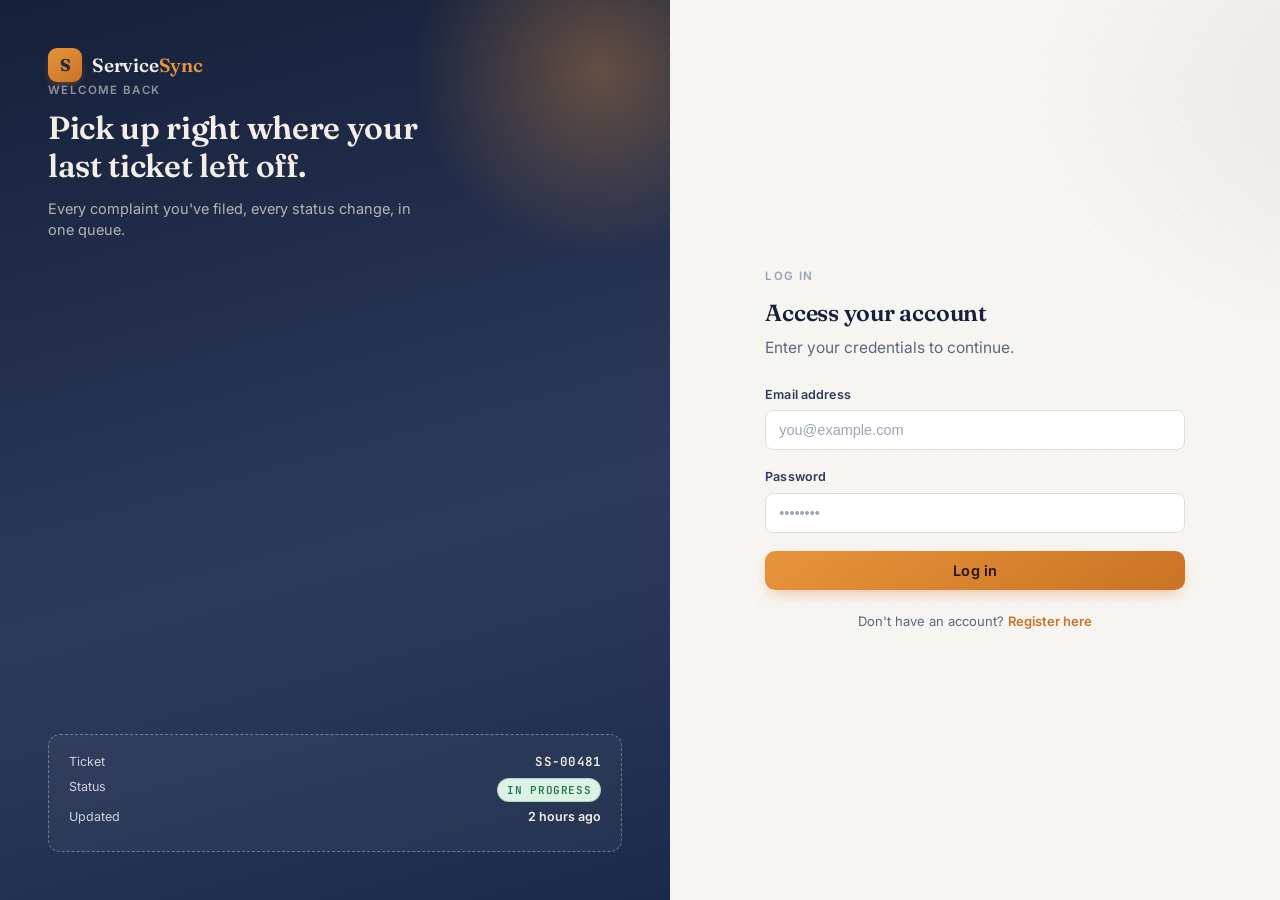
<file: frontend/login.html>
<!DOCTYPE html>
<html lang="en">
<head>
<meta charset="UTF-8">
<meta name="viewport" content="width=device-width, initial-scale=1.0">
<title>Log in — ServiceSync</title>
<link rel="preconnect" href="https://fonts.googleapis.com">
<link href="https://fonts.googleapis.com/css2?family=Fraunces:wght@500;600;700&family=Inter:wght@400;500;600;700&family=JetBrains+Mono:wght@500&display=swap" rel="stylesheet">
<link rel="stylesheet" href="css/styles.css">
</head>
<body>
<div class="paper-bg"></div>
<div class="auth-shell">
  <div class="auth-side fade-in">
    <a href="index.html" style="text-decoration:none">
      <div class="brand">
        <div class="brand-mark">S</div>
        <div class="brand-name">Service<span>Sync</span></div>
      </div>
    </a>
    <div>
      <span class="eyebrow">Welcome back</span>
      <h2 class="headline-serif" style="color:#f3efe6">Pick up right where your last ticket left off.</h2>
      <p class="sub-copy">Every complaint you've filed, every status change, in one queue.</p>
    </div>
    <div class="ticket-stub">
      <div class="stub-row"><span>Ticket</span><b class="mono">SS-00481</b></div>
      <div class="stub-row"><span>Status</span><b><span class="stamp">In Progress</span></b></div>
      <div class="stub-row"><span>Updated</span><b>2 hours ago</b></div>
    </div>
  </div>

  <div class="auth-form-wrap">
    <div class="auth-card fade-in">
      <div class="brand" style="margin-bottom:30px;display:none" id="mobile-brand">
        <div class="brand-mark">S</div>
        <div class="brand-name">Service<span>Sync</span></div>
      </div>
      <span class="eyebrow">Log in</span>
      <h2 style="margin-bottom:6px">Access your account</h2>
      <p class="muted" style="margin-bottom:26px">Enter your credentials to continue.</p>

      <form id="login-form" novalidate>
        <div class="field">
          <label for="email">Email address</label>
          <input class="input" type="email" id="email" placeholder="you@example.com" autocomplete="email" required>
          <div class="field-error"></div>
        </div>
        <div class="field">
          <label for="password">Password</label>
          <input class="input" type="password" id="password" placeholder="••••••••" autocomplete="current-password" required>
          <div class="field-error"></div>
        </div>
        <button type="submit" class="btn btn-primary btn-block" id="login-btn">
          <span class="spinner"></span><span class="btn-label">Log in</span>
        </button>
      </form>

      <footer class="auth-foot">Don't have an account? <a href="register.html">Register here</a></footer>
    </div>
  </div>
</div>

<script src="js/config.js"></script>
<script src="js/api.js"></script>
<script src="js/ui.js"></script>
<script>
  Auth.redirectIfLoggedIn();

  const form = document.getElementById('login-form');
  const emailEl = document.getElementById('email');
  const passwordEl = document.getElementById('password');
  const btn = document.getElementById('login-btn');

  form.addEventListener('submit', async (e) => {
    e.preventDefault();
    clearFieldError(emailEl);
    clearFieldError(passwordEl);

    let valid = true;
    if (!isValidEmail(emailEl.value.trim())) {
      showFieldError(emailEl, 'Enter a valid email address');
      valid = false;
    }
    if (!passwordEl.value) {
      showFieldError(passwordEl, 'Password is required');
      valid = false;
    }
    if (!valid) return;

    setButtonLoading(btn, true);
    try {
      const token = await Api.login({ email: emailEl.value.trim(), password: passwordEl.value });
      Auth.saveSession({ token, email: emailEl.value.trim(), name: emailEl.value.trim().split('@')[0] });
      toast('Welcome back!', 'success');
      setTimeout(() => { window.location.href = 'dashboard.html'; }, 400);
    } catch (err) {
      toast(err.message || 'Login failed', 'error');
      if (/password/i.test(err.message)) showFieldError(passwordEl, 'Incorrect password');
      if (/not found/i.test(err.message)) showFieldError(emailEl, 'No account with this email');
    } finally {
      setButtonLoading(btn, false);
    }
  });

  [emailEl, passwordEl].forEach(el => el.addEventListener('input', () => clearFieldError(el)));
</script>
</body>
</html>
</file>
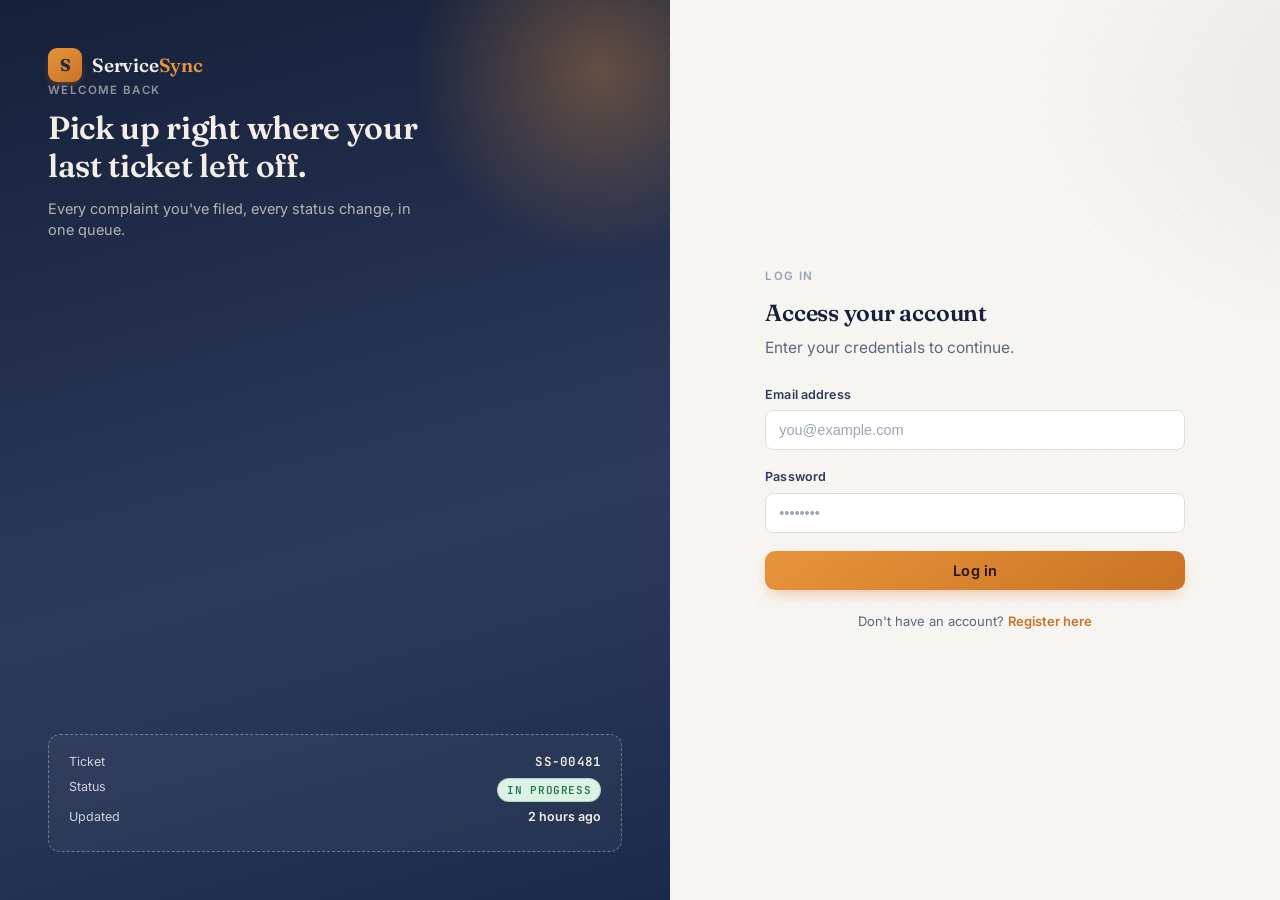
<file: frontend/new-complaint.html>
<!DOCTYPE html>
<html lang="en">
<head>
<meta charset="UTF-8">
<meta name="viewport" content="width=device-width, initial-scale=1.0">
<title>File a complaint — ServiceSync</title>
<link rel="preconnect" href="https://fonts.googleapis.com">
<link href="https://fonts.googleapis.com/css2?family=Fraunces:wght@500;600;700&family=Inter:wght@400;500;600;700&family=JetBrains+Mono:wght@500&display=swap" rel="stylesheet">
<link rel="stylesheet" href="css/styles.css">
<style>
  .form-wrap{max-width:680px}
  .priority-grid{display:grid;grid-template-columns:repeat(3,1fr);gap:10px}
  .success-stamp{
    display:none;text-align:center;padding:40px 20px;
  }
  .success-stamp.show{display:block;animation:fadeIn .3s var(--ease)}
  .check-circle{
    width:74px;height:74px;border-radius:50%;background:var(--green-100);color:var(--green-600);
    display:flex;align-items:center;justify-content:center;margin:0 auto 18px;
    animation:popIn .5s var(--ease);
  }
  .check-circle svg{width:34px;height:34px}
  @keyframes popIn{0%{transform:scale(0)}70%{transform:scale(1.15)}100%{transform:scale(1)}}
</style>
</head>
<body>
<div class="paper-bg"></div>
<div class="app-shell">
  <div id="shell-mount"></div>
  <div class="main-col">
    <div class="topbar">
      <div style="display:flex;align-items:center;gap:12px">
        <button class="menu-toggle" id="menu-toggle"></button>
        <div>
          <h1 class="page-title">File a complaint</h1>
          <p class="page-sub">Tell us what happened — we'll route it to the right department.</p>
        </div>
      </div>
    </div>

    <div class="content">
      <div class="panel form-wrap" id="form-panel">
        <form id="complaint-form" novalidate>
          <div class="field">
            <label for="title">Title</label>
            <input class="input" type="text" id="title" placeholder="e.g. Streetlight not working on Park Road" required>
            <div class="field-error"></div>
          </div>

          <div class="field">
            <label for="description">Description</label>
            <textarea class="input" id="description" placeholder="Describe the issue in detail — location, when it started, anything relevant." required></textarea>
            <div class="field-error"></div>
          </div>

          <div class="field">
            <label for="category">Category / Department</label>
            <select class="input" id="category" required>
              <option value="" disabled selected>Loading departments…</option>
            </select>
            <div class="field-error"></div>
            <p class="help-text">This routes your complaint to the matching department.</p>
          </div>

          <div class="field">
            <label>Priority</label>
            <div class="priority-grid" id="priority-grid">
              <div class="tag-option" data-value="LOW">Low</div>
              <div class="tag-option" data-value="MEDIUM">Medium</div>
              <div class="tag-option" data-value="HIGH">High</div>
            </div>
            <div class="field-error" id="priority-error"></div>
          </div>

          <button type="submit" class="btn btn-primary btn-block" id="submit-btn" style="margin-top:6px">
            <span class="spinner"></span><span class="btn-label">Submit complaint</span>
          </button>
        </form>

        <div class="success-stamp" id="success-stamp">
          <div class="check-circle"><svg viewBox="0 0 24 24" fill="none" stroke="currentColor" stroke-width="2.5"><path d="M20 6 9 17l-5-5"/></svg></div>
          <h3>Complaint filed</h3>
          <p class="muted" id="success-detail">It's now in the queue.</p>
          <div style="display:flex;gap:10px;justify-content:center;margin-top:20px">
            <a href="complaints.html" class="btn btn-ghost">View my complaints</a>
            <a href="dashboard.html" class="btn btn-dark">Back to dashboard</a>
          </div>
        </div>
      </div>
    </div>
  </div>
</div>

<script src="js/config.js"></script>
<script src="js/api.js"></script>
<script src="js/ui.js"></script>
<script>
  Auth.requireAuth();
  renderShell('new-complaint.html');
  document.getElementById('menu-toggle').innerHTML = ICONS.menu;

  const titleEl = document.getElementById('title');
  const descEl = document.getElementById('description');
  const categoryEl = document.getElementById('category');
  const priorityGrid = document.getElementById('priority-grid');
  const priorityError = document.getElementById('priority-error');
  let selectedPriority = null;

  priorityGrid.addEventListener('click', (e) => {
    const opt = e.target.closest('.tag-option');
    if (!opt) return;
    document.querySelectorAll('#priority-grid .tag-option').forEach(o => o.classList.remove('selected', 'p-high', 'p-low'));
    opt.classList.add('selected');
    if (opt.dataset.value === 'HIGH') opt.classList.add('p-high');
    if (opt.dataset.value === 'LOW') opt.classList.add('p-low');
    selectedPriority = opt.dataset.value;
    priorityError.classList.remove('show');
  });

  // Known department names are looked up by ID 1-8; we probe a generous range and keep the ones that exist.
  async function loadDepartments() {
    const found = [];
    const ids = Array.from({ length: 10 }, (_, i) => i + 1);
    const results = await Promise.allSettled(ids.map(id => Api.getDepartment(id)));
    results.forEach(r => {
      if (r.status === 'fulfilled' && r.value && r.value.name) found.push(r.value);
    });
    if (found.length === 0) {
      categoryEl.innerHTML = `<option value="" disabled selected>No departments configured</option>` +
        ['General', 'Public Works', 'Utilities', 'Finance', 'IT Support', 'Sanitation'].map(c => `<option value="${c}">${c}</option>`).join('');
      toast('No departments found yet — an admin may need to add some.', 'info');
      return;
    }
    categoryEl.innerHTML = `<option value="" disabled selected>Choose a department…</option>` +
      found.map(d => `<option value="${escapeHtml(d.name)}">${escapeHtml(d.name)}</option>`).join('');
  }
  loadDepartments();

  document.getElementById('complaint-form').addEventListener('submit', async (e) => {
    e.preventDefault();
    [titleEl, descEl, categoryEl].forEach(clearFieldError);
    priorityError.classList.remove('show');

    let valid = true;
    if (!titleEl.value.trim()) { showFieldError(titleEl, 'Give your complaint a short title'); valid = false; }
    if (!descEl.value.trim()) { showFieldError(descEl, 'Add a description so the department understands the issue'); valid = false; }
    if (!categoryEl.value) { showFieldError(categoryEl, 'Choose a department'); valid = false; }
    if (!selectedPriority) { priorityError.textContent = 'Select a priority level'; priorityError.classList.add('show'); valid = false; }
    if (!valid) return;

    const btn = document.getElementById('submit-btn');
    setButtonLoading(btn, true);
    try {
      // userId is unknown from the JWT (it only carries email + role), so this targets
      // the generic create endpoint. If your deployment needs per-user attribution,
      // wire userId through from your own user-lookup endpoint.
      await Api.createComplaint({
        title: titleEl.value.trim(),
        description: descEl.value.trim(),
        category: categoryEl.value,
        priority: selectedPriority
      });
      document.getElementById('complaint-form').style.display = 'none';
      document.getElementById('success-stamp').classList.add('show');
      document.getElementById('success-detail').textContent = `"${titleEl.value.trim()}" has been added to the ${categoryEl.value} queue.`;
      toast('Complaint submitted successfully', 'success');
    } catch (err) {
      toast(err.message || 'Could not submit complaint', 'error');
    } finally {
      setButtonLoading(btn, false);
    }
  });

  [titleEl, descEl, categoryEl].forEach(el => el.addEventListener('input', () => clearFieldError(el)));
</script>
</body>
</html>
</file>
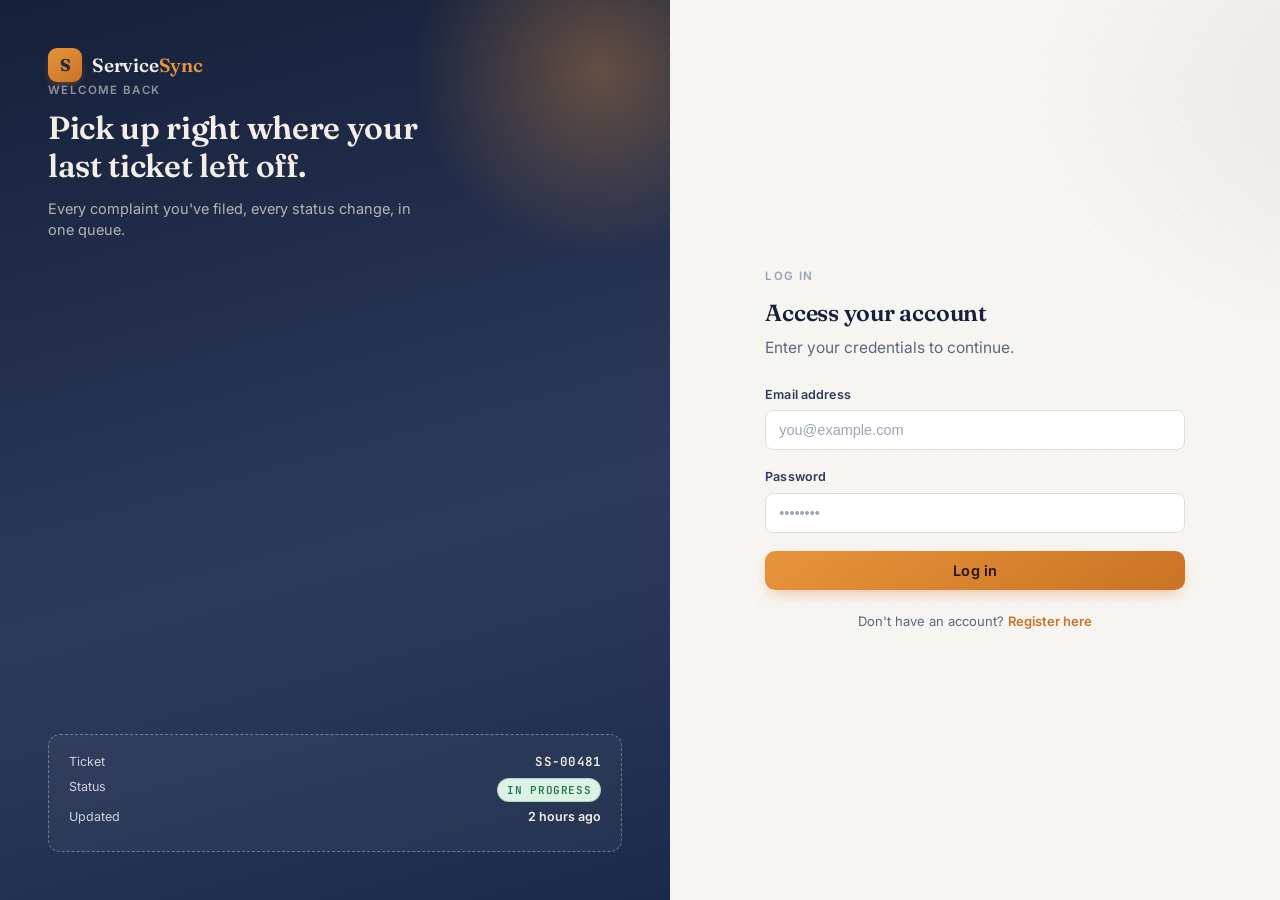
<file: frontend/profile.html>
<!DOCTYPE html>
<html lang="en">
<head>
<meta charset="UTF-8">
<meta name="viewport" content="width=device-width, initial-scale=1.0">
<title>Profile — ServiceSync</title>
<link rel="preconnect" href="https://fonts.googleapis.com">
<link href="https://fonts.googleapis.com/css2?family=Fraunces:wght@500;600;700&family=Inter:wght@400;500;600;700&family=JetBrains+Mono:wght@500&display=swap" rel="stylesheet">
<link rel="stylesheet" href="css/styles.css">
<style>
  .profile-grid{display:grid;grid-template-columns:280px 1fr;gap:22px}
  @media (max-width:760px){.profile-grid{grid-template-columns:1fr}}
  .avatar-lg{
    width:84px;height:84px;border-radius:50%;background:linear-gradient(145deg,var(--amber-500),var(--amber-600));
    color:#221404;display:flex;align-items:center;justify-content:center;font-family:'Fraunces',serif;
    font-size:30px;font-weight:700;margin:0 auto 14px;
  }
</style>
</head>
<body>
<div class="paper-bg"></div>
<div class="app-shell">
  <div id="shell-mount"></div>
  <div class="main-col">
    <div class="topbar">
      <div style="display:flex;align-items:center;gap:12px">
        <button class="menu-toggle" id="menu-toggle"></button>
        <div>
          <h1 class="page-title">Profile</h1>
          <p class="page-sub">Your account details.</p>
        </div>
      </div>
    </div>

    <div class="content">
      <div class="profile-grid">
        <div class="panel" style="text-align:center">
          <div class="avatar-lg" id="p-avatar">?</div>
          <h3 id="p-name" style="margin-bottom:2px">—</h3>
          <p class="muted" style="font-size:13px;margin-bottom:10px" id="p-email">—</p>
          <span class="stamp" id="p-role">USER</span>
        </div>

        <div>
          <div class="panel">
            <div class="panel-head"><h3>Account</h3></div>
            <table class="data-table">
              <tbody>
                <tr><td class="muted">Display name</td><td id="t-name">—</td></tr>
                <tr><td class="muted">Email</td><td id="t-email">—</td></tr>
                <tr><td class="muted">Role</td><td id="t-role">—</td></tr>
                <tr><td class="muted">Session</td><td><span class="badge badge-resolved">Active</span></td></tr>
              </tbody>
            </table>
          </div>

          <div class="panel">
            <div class="panel-head"><h3>Session</h3></div>
            <p class="muted" style="margin-bottom:16px">Signing out clears your session token from this browser.</p>
            <button class="btn btn-danger" id="logout-action">Sign out of ServiceSync</button>
          </div>
        </div>
      </div>
    </div>
  </div>
</div>

<script src="js/config.js"></script>
<script src="js/api.js"></script>
<script src="js/ui.js"></script>
<script>
  Auth.requireAuth();
  renderShell('profile.html');
  document.getElementById('menu-toggle').innerHTML = ICONS.menu;

  const name = Auth.getName();
  const email = Auth.getEmail();
  const role = Auth.getRole() || 'USER';

  document.getElementById('p-avatar').textContent = initials(name);
  document.getElementById('p-name').textContent = name;
  document.getElementById('p-email').textContent = email;
  document.getElementById('p-role').textContent = role;

  document.getElementById('t-name').textContent = name;
  document.getElementById('t-email').textContent = email;
  document.getElementById('t-role').textContent = role;

  document.getElementById('logout-action').addEventListener('click', async () => {
    const ok = await confirmAction({ title: 'Sign out', message: 'You will need to log in again to access ServiceSync.', confirmLabel: 'Sign out', danger: true });
    if (ok) Auth.logout();
  });
</script>
</body>
</html>
</file>
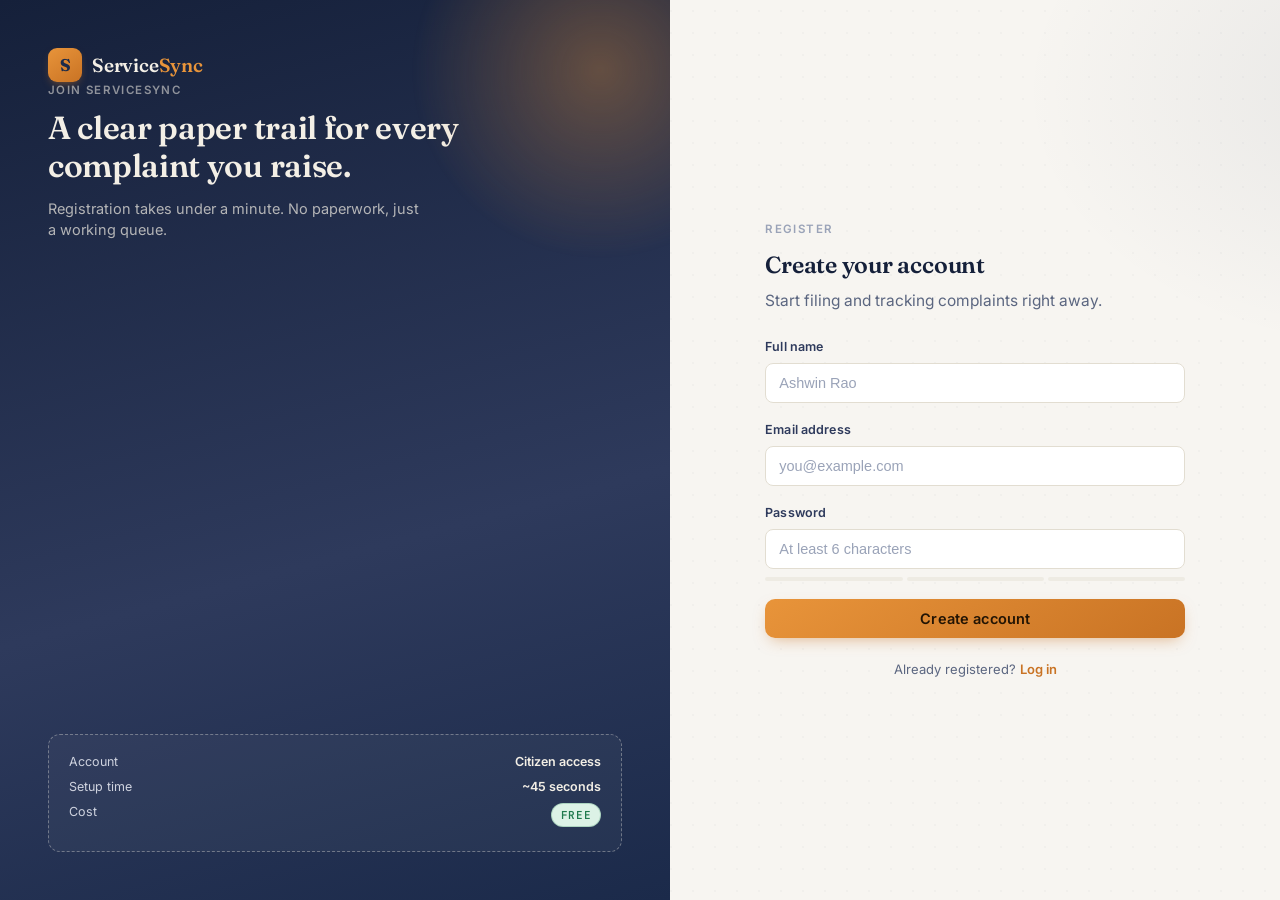
<file: frontend/register.html>
<!DOCTYPE html>
<html lang="en">
<head>
<meta charset="UTF-8">
<meta name="viewport" content="width=device-width, initial-scale=1.0">
<title>Create account — ServiceSync</title>
<link rel="preconnect" href="https://fonts.googleapis.com">
<link href="https://fonts.googleapis.com/css2?family=Fraunces:wght@500;600;700&family=Inter:wght@400;500;600;700&family=JetBrains+Mono:wght@500&display=swap" rel="stylesheet">
<link rel="stylesheet" href="css/styles.css">
</head>
<body>
<div class="paper-bg"></div>
<div class="auth-shell">
  <div class="auth-side fade-in">
    <a href="index.html" style="text-decoration:none">
      <div class="brand">
        <div class="brand-mark">S</div>
        <div class="brand-name">Service<span>Sync</span></div>
      </div>
    </a>
    <div>
      <span class="eyebrow">Join ServiceSync</span>
      <h2 class="headline-serif" style="color:#f3efe6">A clear paper trail for every complaint you raise.</h2>
      <p class="sub-copy">Registration takes under a minute. No paperwork, just a working queue.</p>
    </div>
    <div class="ticket-stub">
      <div class="stub-row"><span>Account</span><b>Citizen access</b></div>
      <div class="stub-row"><span>Setup time</span><b>~45 seconds</b></div>
      <div class="stub-row"><span>Cost</span><b><span class="stamp">Free</span></b></div>
    </div>
  </div>

  <div class="auth-form-wrap">
    <div class="auth-card fade-in">
      <span class="eyebrow">Register</span>
      <h2 style="margin-bottom:6px">Create your account</h2>
      <p class="muted" style="margin-bottom:26px">Start filing and tracking complaints right away.</p>

      <form id="register-form" novalidate>
        <div class="field">
          <label for="name">Full name</label>
          <input class="input" type="text" id="name" placeholder="Ashwin Rao" autocomplete="name" required>
          <div class="field-error"></div>
        </div>
        <div class="field">
          <label for="email">Email address</label>
          <input class="input" type="email" id="email" placeholder="you@example.com" autocomplete="email" required>
          <div class="field-error"></div>
        </div>
        <div class="field">
          <label for="password">Password</label>
          <input class="input" type="password" id="password" placeholder="At least 6 characters" autocomplete="new-password" required>
          <div class="password-strength" id="strength-bar">
            <span></span><span></span><span></span>
          </div>
          <div class="field-error"></div>
        </div>
        <button type="submit" class="btn btn-primary btn-block" id="register-btn">
          <span class="spinner"></span><span class="btn-label">Create account</span>
        </button>
      </form>

      <footer class="auth-foot">Already registered? <a href="login.html">Log in</a></footer>
    </div>
  </div>
</div>

<script src="js/config.js"></script>
<script src="js/api.js"></script>
<script src="js/ui.js"></script>
<script>
  Auth.redirectIfLoggedIn();

  const form = document.getElementById('register-form');
  const nameEl = document.getElementById('name');
  const emailEl = document.getElementById('email');
  const passwordEl = document.getElementById('password');
  const btn = document.getElementById('register-btn');
  const strengthBars = document.querySelectorAll('#strength-bar span');

  passwordEl.addEventListener('input', () => {
    clearFieldError(passwordEl);
    const val = passwordEl.value;
    let score = 0;
    if (val.length >= 6) score++;
    if (val.length >= 10) score++;
    if (/[0-9]/.test(val) && /[a-zA-Z]/.test(val)) score++;
    const colors = ['#e2ddd1', '#c0432e', '#e8943a', '#1f7a4d'];
    strengthBars.forEach((bar, i) => {
      bar.style.background = i < score ? colors[score] : '#e2ddd1';
    });
  });

  form.addEventListener('submit', async (e) => {
    e.preventDefault();
    [nameEl, emailEl, passwordEl].forEach(clearFieldError);

    let valid = true;
    if (!nameEl.value.trim()) {
      showFieldError(nameEl, 'Name cannot be empty');
      valid = false;
    }
    if (!isValidEmail(emailEl.value.trim())) {
      showFieldError(emailEl, 'Enter a valid email address');
      valid = false;
    }
    if (passwordEl.value.length < 6) {
      showFieldError(passwordEl, 'Password must be at least 6 characters');
      valid = false;
    }
    if (!valid) return;

    setButtonLoading(btn, true);
    try {
      await Api.register({ name: nameEl.value.trim(), email: emailEl.value.trim(), password: passwordEl.value });
      toast('Account created. Logging you in…', 'success');
      const token = await Api.login({ email: emailEl.value.trim(), password: passwordEl.value });
      Auth.saveSession({ token, email: emailEl.value.trim(), name: nameEl.value.trim() });
      setTimeout(() => { window.location.href = 'dashboard.html'; }, 500);
    } catch (err) {
      toast(err.message || 'Registration failed', 'error');
      if (/email/i.test(err.message)) showFieldError(emailEl, err.message);
    } finally {
      setButtonLoading(btn, false);
    }
  });

  [nameEl, emailEl].forEach(el => el.addEventListener('input', () => clearFieldError(el)));
</script>
</body>
</html>
</file>
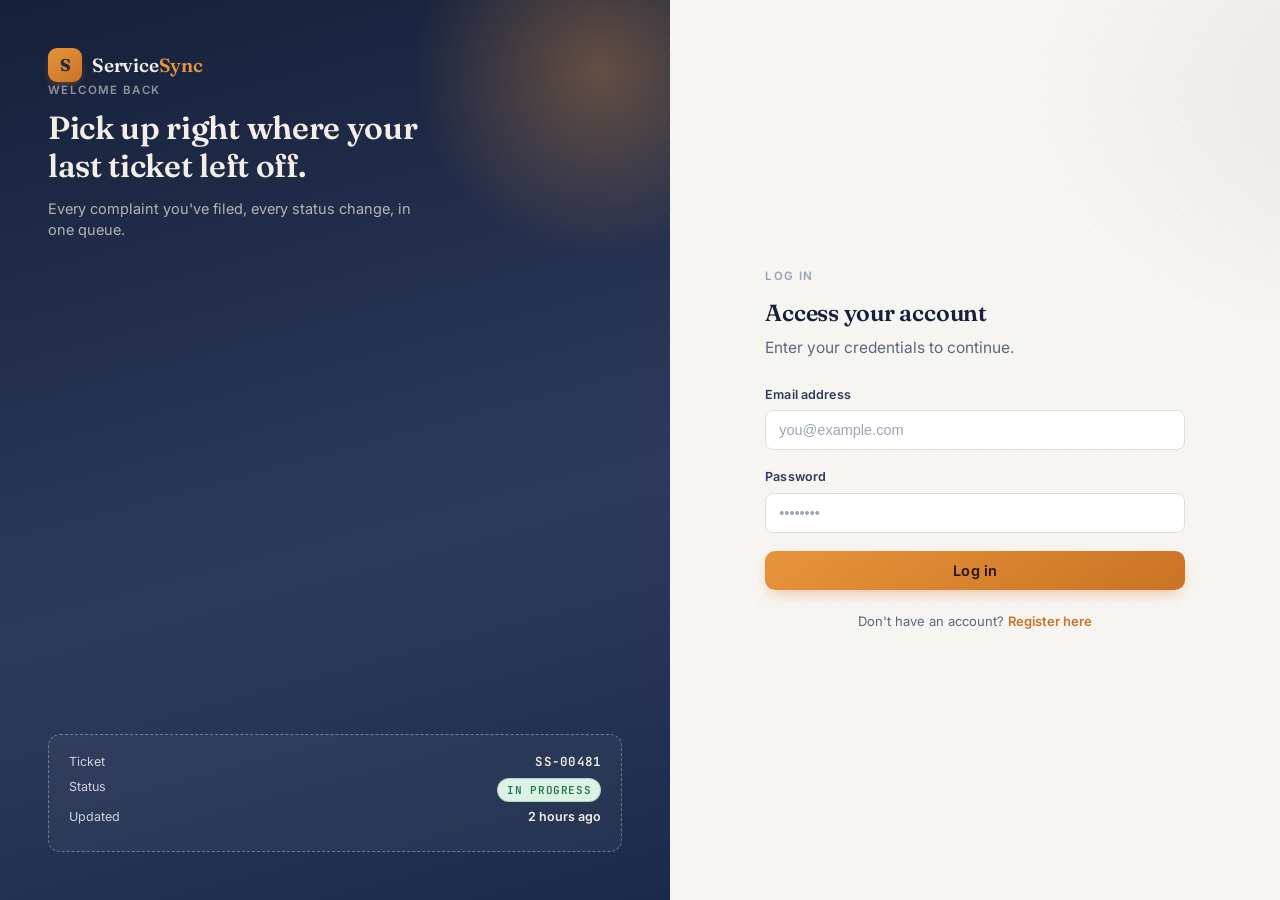
<file: frontend/admin/complaint-detail.html>
<!DOCTYPE html>
<html lang="en">
<head>
<meta charset="UTF-8">
<meta name="viewport" content="width=device-width, initial-scale=1.0">
<title>Complaint Detail — ServiceSync Admin</title>
<link rel="preconnect" href="https://fonts.googleapis.com">
<link href="https://fonts.googleapis.com/css2?family=Fraunces:wght@500;600;700&family=Inter:wght@400;500;600;700&family=JetBrains+Mono:wght@500&display=swap" rel="stylesheet">
<link rel="stylesheet" href="../css/styles.css">
<link rel="stylesheet" href="css/admin.css">
</head>
<body>
<div class="paper-bg"></div>
<div class="app-shell">
  <div id="shell-mount"></div>
  <div class="main-col">
    <div class="topbar">
      <div style="display:flex;align-items:center;gap:12px">
        <button class="menu-toggle" id="menu-toggle"></button>
        <div>
          <h1 class="page-title">Complaint detail</h1>
          <p class="page-sub">Full record, status history, and admin actions.</p>
        </div>
      </div>
    </div>

    <div class="content">
      <a href="complaints.html" class="back-link">
        <svg viewBox="0 0 24 24" fill="none" stroke="currentColor" stroke-width="2"><path d="M19 12H5M12 19l-7-7 7-7"/></svg>
        Back to complaints
      </a>

      <div id="loading-state">
        <div class="panel"><div class="skeleton" style="height:140px"></div></div>
      </div>

      <div id="detail-content" style="display:none">
        <div class="detail-grid">
          <!-- Left: ticket info + actions -->
          <div>
            <div class="panel">
              <div style="display:flex;justify-content:space-between;align-items:flex-start;gap:14px;margin-bottom:6px;flex-wrap:wrap">
                <div>
                  <div class="ticket-id mono" id="d-id">SS-00000</div>
                  <h2 id="d-title" style="margin-bottom:6px">—</h2>
                  <div class="ticket-meta">
                    <span class="pill" id="d-category">—</span>
                    <span id="d-priority-pill" class="pill">—</span>
                    <span id="d-created">—</span>
                  </div>
                </div>
                <span class="badge" id="d-status-badge">—</span>
              </div>
              <div class="divider"></div>
              <h4 style="font-size:14px;margin-bottom:8px">Description</h4>
              <p id="d-description" class="muted" style="margin:0">—</p>
              <div class="divider" id="user-divider" style="display:none"></div>
              <div id="user-info" style="display:none">
                <h4 style="font-size:14px;margin-bottom:8px">Filed by</h4>
                <p id="d-user" class="muted" style="margin:0">—</p>
              </div>
            </div>

            <!-- Status update -->
            <div class="panel">
              <div class="panel-head"><h3>Update status</h3></div>
              <div class="status-action-grid">
                <button class="btn btn-ghost btn-sm" data-status="OPEN">Mark Open</button>
                <button class="btn btn-ghost btn-sm" data-status="IN_PROGRESS">In Progress</button>
                <button class="btn btn-dark btn-sm" data-status="RESOLVED">Resolved</button>
                <button class="btn btn-danger btn-sm" data-status="REJECTED">Reject</button>
              </div>
            </div>

            <!-- Danger zone -->
            <div class="panel" style="border:1.5px solid var(--red-100)">
              <div class="panel-head"><h3 style="color:var(--red-600)">Danger zone</h3></div>
              <p class="muted" style="margin-bottom:14px;font-size:13.5px">Permanently delete this complaint from the platform. This action cannot be undone.</p>
              <button class="btn btn-danger" id="delete-btn">
                <svg viewBox="0 0 24 24" fill="none" stroke="currentColor" stroke-width="2" style="width:16px;height:16px"><polyline points="3 6 5 6 21 6"/><path d="M19 6l-1 14a2 2 0 0 1-2 2H8a2 2 0 0 1-2-2L5 6"/><path d="M10 11v6M14 11v6"/><path d="M9 6V4a1 1 0 0 1 1-1h4a1 1 0 0 1 1 1v2"/></svg>
                Delete complaint
              </button>
            </div>
          </div>

          <!-- Right: timeline -->
          <div>
            <div class="panel">
              <div class="panel-head"><h3>Timeline</h3></div>
              <div class="timeline" id="timeline"></div>
            </div>
            <div class="panel" id="dept-panel" style="display:none">
              <div class="panel-head"><h3>Department</h3></div>
              <div id="dept-info"></div>
            </div>
          </div>
        </div>
      </div>

      <div id="error-state" style="display:none" class="panel">
        <div class="empty-state">
          <div class="stamp-icon"><svg viewBox="0 0 24 24" fill="none" stroke="currentColor" stroke-width="2"><circle cx="12" cy="12" r="10"/><line x1="12" y1="8" x2="12" y2="12"/><line x1="12" y1="16" x2="12.01" y2="16"/></svg></div>
          <h4>Complaint not found</h4>
          <p id="error-msg" style="margin:0">It may have been removed, or the link is incorrect.</p>
        </div>
      </div>
    </div>
  </div>
</div>

<script src="../js/config.js"></script>
<script src="js/admin-api.js"></script>
<script src="js/admin-ui.js"></script>
<script>
  Auth.requireAdmin();
  renderAdminShell('complaints.html');
  document.getElementById('menu-toggle').innerHTML = ICONS.menu;

  const params = new URLSearchParams(window.location.search);
  const id     = params.get('id');

  if (!id) {
    document.getElementById('loading-state').style.display = 'none';
    document.getElementById('error-state').style.display   = 'block';
  } else {
    loadComplaint();
  }

  function timelineHtml(c) {
    const stages     = ['OPEN', 'IN_PROGRESS', 'RESOLVED'];
    const currentIdx = stages.indexOf((c.status || 'OPEN').toUpperCase());
    const isRejected = (c.status || '').toUpperCase() === 'REJECTED';
    const isEscalated= (c.status || '').toUpperCase() === 'ESCALATED';

    if (isRejected) return `
      <div class="tl-item active"><span class="tl-dot" style="background:var(--red-600)"></span><div class="tl-label">Filed</div><div class="tl-time">${formatDate(c.createdAt)}</div></div>
      <div class="tl-item active"><span class="tl-dot" style="background:var(--red-600)"></span><div class="tl-label">Rejected</div><div class="tl-time">Marked as not actionable</div></div>`;

    if (isEscalated) return `
      <div class="tl-item active"><span class="tl-dot" style="background:var(--amber-500)"></span><div class="tl-label">Filed</div><div class="tl-time">${formatDate(c.createdAt)}</div></div>
      <div class="tl-item active"><span class="tl-dot" style="background:var(--amber-500)"></span><div class="tl-label">Escalated</div><div class="tl-time">Flagged for priority attention</div></div>`;

    return stages.map((s, i) => `
      <div class="tl-item ${i <= currentIdx ? 'active' : ''}">
        <span class="tl-dot"></span>
        <div class="tl-label">${statusLabel(s)}</div>
        <div class="tl-time">${i === 0 ? formatDate(c.createdAt) : (i <= currentIdx ? 'Completed' : 'Pending')}</div>
      </div>`).join('');
  }

  async function loadComplaint() {
    try {
      const c = await AdminApi.getComplaintById(id);
      if (!c || !c.id) throw new Error('Complaint not found');

      document.getElementById('d-id').textContent           = ticketCode(c.id);
      document.getElementById('d-title').textContent        = c.title || 'Untitled complaint';
      document.getElementById('d-category').textContent     = c.category || 'General';
      document.getElementById('d-priority-pill').textContent = `${c.priority || 'Unset'} priority`;
      document.getElementById('d-created').textContent      = formatDate(c.createdAt);
      document.getElementById('d-description').textContent  = c.description || 'No description provided.';

      const badge = document.getElementById('d-status-badge');
      badge.className   = statusBadgeClass(c.status);
      badge.textContent = statusLabel(c.status);

      document.getElementById('timeline').innerHTML = timelineHtml(c);

      // Filed by
      if (c.userName || c.userEmail) {
        document.getElementById('user-divider').style.display = 'block';
        document.getElementById('user-info').style.display    = 'block';
        document.getElementById('d-user').textContent = [c.userName, c.userEmail].filter(Boolean).join(' · ');
      }

      // Department
      if (c.departmentName) {
        const dp = document.getElementById('dept-panel');
        dp.style.display = 'block';
        document.getElementById('dept-info').innerHTML = `
          <div style="display:flex;align-items:center;gap:10px">
            <div class="dept-icon" style="width:30px;height:30px;margin:0">
              <svg viewBox="0 0 24 24" fill="none" stroke="currentColor" stroke-width="2"><rect x="4" y="3" width="16" height="18" rx="1"/><path d="M9 8h1M14 8h1M9 12h1M14 12h1M9 16h1M14 16h1"/></svg>
            </div>
            <div><div style="font-weight:600">${escapeHtml(c.departmentName)}</div><div class="help-text">Assigned department</div></div>
          </div>`;
      }

      // Status buttons
      document.querySelectorAll('[data-status]').forEach(btn => {
        if (btn.dataset.status === (c.status || 'OPEN').toUpperCase()) {
          btn.disabled = true; btn.style.opacity = '.5';
        }
        btn.addEventListener('click', () => updateStatus(c.id, btn.dataset.status, btn));
      });

      document.getElementById('delete-btn').addEventListener('click', () => deleteComplaint(c.id));

      document.getElementById('loading-state').style.display  = 'none';
      document.getElementById('detail-content').style.display = 'block';
    } catch (e) {
      document.getElementById('loading-state').style.display = 'none';
      document.getElementById('error-state').style.display   = 'block';
      document.getElementById('error-msg').textContent       = e.message || 'Complaint not found.';
    }
  }

  async function updateStatus(complaintId, status, btn) {
    setButtonLoading(btn, true);
    try {
      await AdminApi.updateComplaintStatus(complaintId, status);
      toast(`Status updated to ${statusLabel(status)}`, 'success');
      loadComplaint();
    } catch (e) {
      toast(e.message || 'Could not update status', 'error');
    } finally {
      setButtonLoading(btn, false);
    }
  }

  async function deleteComplaint(complaintId) {
    const ok = await confirmAction({
      title: 'Delete complaint',
      message: `This permanently removes ${ticketCode(complaintId)}. This cannot be undone.`,
      confirmLabel: 'Delete',
      danger: true
    });
    if (!ok) return;
    try {
      await AdminApi.deleteComplaint(complaintId);
      toast('Complaint deleted', 'success');
      setTimeout(() => window.location.href = 'complaints.html', 500);
    } catch (e) {
      toast(e.message || 'Could not delete complaint', 'error');
    }
  }
</script>
</body>
</html>
</file>
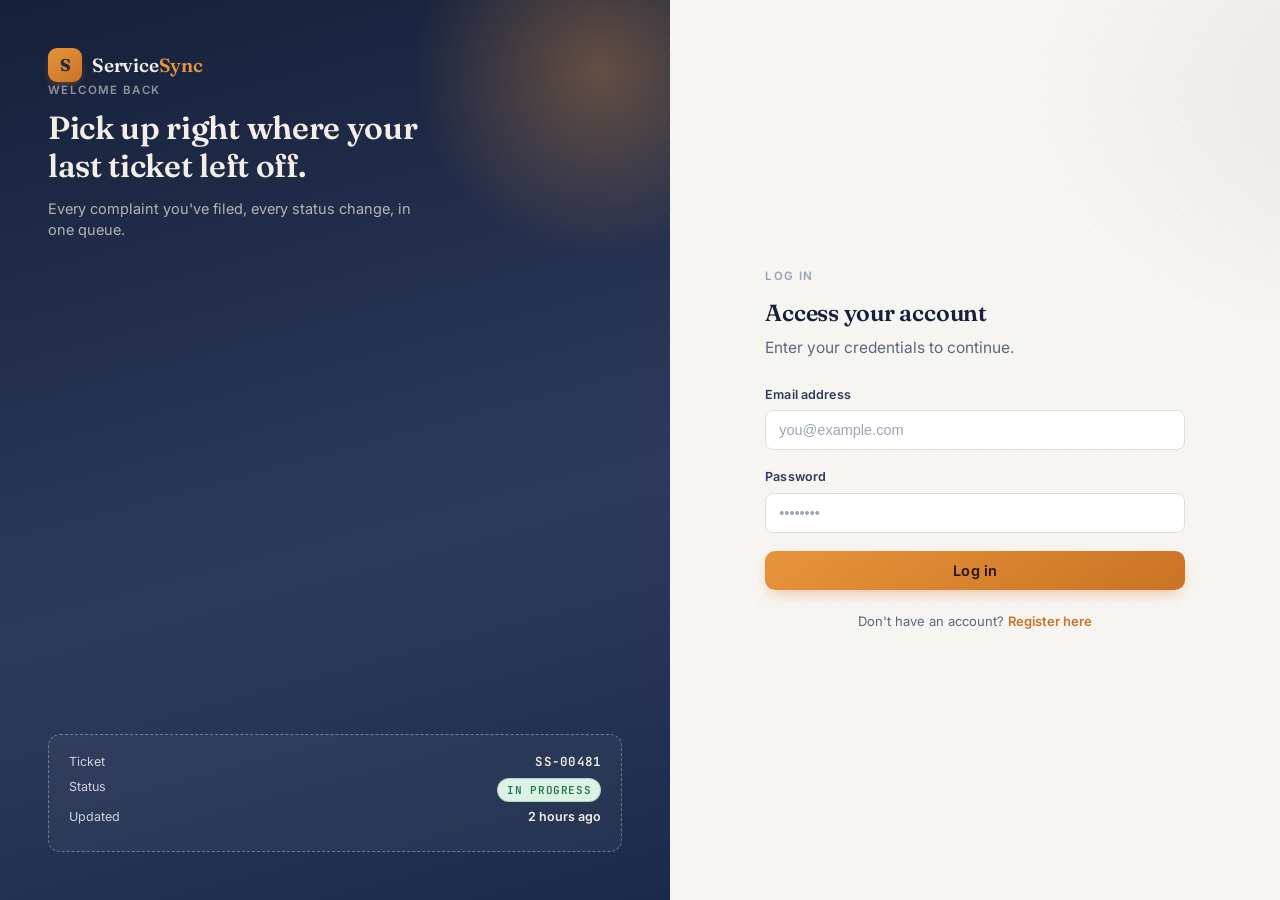
<file: frontend/admin/complaints.html>
<!DOCTYPE html>
<html lang="en">
<head>
<meta charset="UTF-8">
<meta name="viewport" content="width=device-width, initial-scale=1.0">
<title>Complaints — ServiceSync Admin</title>
<link rel="preconnect" href="https://fonts.googleapis.com">
<link href="https://fonts.googleapis.com/css2?family=Fraunces:wght@500;600;700&family=Inter:wght@400;500;600;700&family=JetBrains+Mono:wght@500&display=swap" rel="stylesheet">
<link rel="stylesheet" href="../css/styles.css">
<link rel="stylesheet" href="css/admin.css">
</head>
<body>
<div class="paper-bg"></div>
<div class="app-shell">
  <div id="shell-mount"></div>
  <div class="main-col">
    <div class="topbar">
      <div style="display:flex;align-items:center;gap:12px">
        <button class="menu-toggle" id="menu-toggle"></button>
        <div>
          <h1 class="page-title">Complaints</h1>
          <p class="page-sub">All complaints across the platform — filter, review, and act.</p>
        </div>
      </div>
    </div>

    <div class="content">
      <!-- Mini stats row -->
      <div class="stat-mini-row" id="mini-stats">
        <div class="skeleton" style="height:52px;width:160px;border-radius:10px"></div>
        <div class="skeleton" style="height:52px;width:160px;border-radius:10px"></div>
        <div class="skeleton" style="height:52px;width:160px;border-radius:10px"></div>
        <div class="skeleton" style="height:52px;width:160px;border-radius:10px"></div>
      </div>

      <div class="panel">
        <div class="filter-bar">
          <input type="text" class="input" id="search-input" placeholder="Search by title or ticket ID…">
          <select class="input" id="status-filter">
            <option value="">All statuses</option>
            <option value="OPEN">Open</option>
            <option value="IN_PROGRESS">In Progress</option>
            <option value="RESOLVED">Resolved</option>
            <option value="REJECTED">Rejected</option>
            <option value="ESCALATED">Escalated</option>
          </select>
          <select class="input" id="priority-filter">
            <option value="">All priorities</option>
            <option value="HIGH">High</option>
            <option value="MEDIUM">Medium</option>
            <option value="LOW">Low</option>
          </select>
        </div>
        <p class="result-count" id="result-count"></p>
        <div class="ticket-list" id="ticket-list">
          <div class="skeleton" style="height:74px;margin-bottom:10px"></div>
          <div class="skeleton" style="height:74px;margin-bottom:10px"></div>
          <div class="skeleton" style="height:74px"></div>
        </div>
        <div class="pagination" id="pagination"></div>
      </div>
    </div>
  </div>
</div>

<script src="../js/config.js"></script>
<script src="js/admin-api.js"></script>
<script src="js/admin-ui.js"></script>
<script>
  Auth.requireAdmin();
  renderAdminShell('complaints.html');
  document.getElementById('menu-toggle').innerHTML = ICONS.menu;

  let currentPage = 0;
  const pageSize  = 10;
  let totalPages  = 1;
  let lastContent = [];

  async function loadStats() {
    try {
      const s = await AdminApi.getComplaintStats();
      const ICON_TOTAL    = '<svg viewBox="0 0 24 24" fill="none" stroke="currentColor" stroke-width="2"><path d="M9 4h6l1 2h3a1 1 0 0 1 1 1v13a1 1 0 0 1-1 1H5a1 1 0 0 1-1-1V7a1 1 0 0 1 1-1h3z"/></svg>';
      const ICON_OPEN     = '<svg viewBox="0 0 24 24" fill="none" stroke="currentColor" stroke-width="2"><circle cx="12" cy="12" r="9"/><path d="M12 7v5l3 2"/></svg>';
      const ICON_DONE     = '<svg viewBox="0 0 24 24" fill="none" stroke="currentColor" stroke-width="2"><path d="M20 6 9 17l-5-5"/></svg>';
      const ICON_HIGH     = '<svg viewBox="0 0 24 24" fill="none" stroke="currentColor" stroke-width="2"><polyline points="23 6 13.5 15.5 8.5 10.5 1 18"/><polyline points="17 6 23 6 23 12"/></svg>';
      document.getElementById('mini-stats').innerHTML = `
        <div class="stat-mini"><div class="stat-icon ic-blue" style="width:30px;height:30px">${ICON_TOTAL}</div><div><div class="sm-val">${s.total||0}</div><div class="sm-lbl">Total</div></div></div>
        <div class="stat-mini"><div class="stat-icon ic-amber" style="width:30px;height:30px">${ICON_OPEN}</div><div><div class="sm-val">${s.open||0}</div><div class="sm-lbl">Open</div></div></div>
        <div class="stat-mini"><div class="stat-icon ic-green" style="width:30px;height:30px">${ICON_DONE}</div><div><div class="sm-val">${s.resolved||0}</div><div class="sm-lbl">Resolved</div></div></div>
        <div class="stat-mini"><div class="stat-icon ic-red" style="width:30px;height:30px">${ICON_HIGH}</div><div><div class="sm-val">${s.highPriority||0}</div><div class="sm-lbl">High priority</div></div></div>`;
    } catch { /* silently skip mini stats */ }
  }

  function renderList(items) {
    const container = document.getElementById('ticket-list');
    const count     = document.getElementById('result-count');
    count.textContent = `${items.length} complaint${items.length === 1 ? '' : 's'} on this page`;
    if (!items.length) {
      container.innerHTML = `
        <div class="empty-state">
          <div class="stamp-icon"><svg viewBox="0 0 24 24" fill="none" stroke="currentColor" stroke-width="2"><circle cx="11" cy="11" r="7"/><line x1="21" y1="21" x2="16.65" y2="16.65"/></svg></div>
          <h4>No matching complaints</h4>
          <p style="margin:0">Try adjusting your filters.</p>
        </div>`;
      return;
    }
    container.innerHTML = items.map((c, i) => `
      <div class="ticket" data-priority="${c.priority||''}" style="animation-delay:${Math.min(i*50,400)}ms" onclick="window.location.href='complaint-detail.html?id=${c.id}'">
        <div>
          <div class="ticket-id mono">${ticketCode(c.id)}</div>
          <div class="ticket-title">${escapeHtml(c.title||'Untitled complaint')}</div>
          <div class="ticket-desc">${escapeHtml(c.description||'')}</div>
          <div class="ticket-meta">
            <span class="pill">${escapeHtml(c.category||'General')}</span>
            <span>${timeAgo(c.createdAt)}</span>
            ${c.departmentName ? `<span class="pill">${escapeHtml(c.departmentName)}</span>` : ''}
          </div>
        </div>
        <div class="ticket-side">
          <span class="${statusBadgeClass(c.status)}">${statusLabel(c.status)}</span>
          ${c.priority ? `<span class="pill">${escapeHtml(c.priority)} priority</span>` : ''}
        </div>
      </div>`).join('');
  }

  function renderPagination() {
    const el = document.getElementById('pagination');
    el.innerHTML = `
      <button class="btn btn-ghost btn-sm" id="prev-page" ${currentPage===0?'disabled':''}>← Prev</button>
      <span class="page-info">Page ${currentPage+1} of ${Math.max(totalPages,1)}</span>
      <button class="btn btn-ghost btn-sm" id="next-page" ${currentPage>=totalPages-1?'disabled':''}>Next →</button>`;
    document.getElementById('prev-page').addEventListener('click', () => { if (currentPage > 0) { currentPage--; load(); } });
    document.getElementById('next-page').addEventListener('click', () => { if (currentPage < totalPages-1) { currentPage++; load(); } });
  }

  function buildParams() {
    const params = { page: currentPage, size: pageSize };
    const status   = document.getElementById('status-filter').value;
    const priority = document.getElementById('priority-filter').value;
    if (status)   params.status   = status;
    if (priority) params.priority = priority;
    return params;
  }

  async function load() {
    try {
      const page = await AdminApi.getComplaints(buildParams());
      let items  = page.content || [];
      totalPages = page.totalPages || 1;

      // client-side title search
      const q = document.getElementById('search-input').value.trim().toLowerCase();
      if (q) items = items.filter(c => (c.title||'').toLowerCase().includes(q) || ticketCode(c.id).toLowerCase().includes(q));

      lastContent = items;
      renderList(items);
      renderPagination();
    } catch (e) {
      document.getElementById('ticket-list').innerHTML = `<p class="muted">Couldn't load complaints: ${escapeHtml(e.message)}</p>`;
    }
  }

  document.getElementById('search-input').addEventListener('input', () => { currentPage = 0; load(); });
  ['status-filter','priority-filter'].forEach(id => document.getElementById(id).addEventListener('change', () => { currentPage = 0; load(); }));

  loadStats();
  load();
</script>
</body>
</html>
</file>
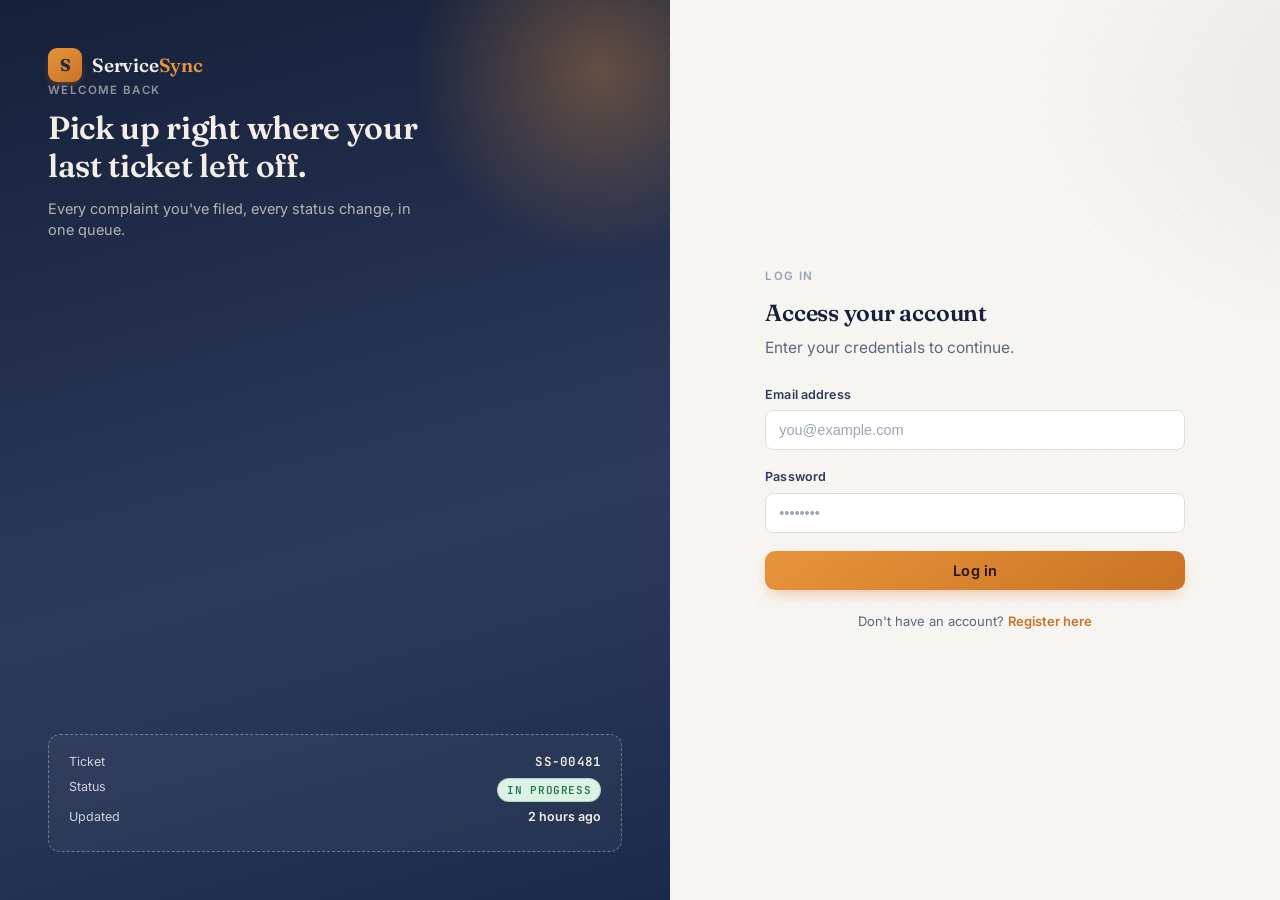
<file: frontend/admin/dashboard.html>
<!DOCTYPE html>
<html lang="en">
<head>
<meta charset="UTF-8">
<meta name="viewport" content="width=device-width, initial-scale=1.0">
<title>Admin Dashboard — ServiceSync</title>
<link rel="preconnect" href="https://fonts.googleapis.com">
<link href="https://fonts.googleapis.com/css2?family=Fraunces:wght@500;600;700&family=Inter:wght@400;500;600;700&family=JetBrains+Mono:wght@500&display=swap" rel="stylesheet">
<link rel="stylesheet" href="../css/styles.css">
<link rel="stylesheet" href="css/admin.css">
</head>
<body>
<div class="paper-bg"></div>
<div class="app-shell">
  <div id="shell-mount"></div>
  <div class="main-col">
    <div class="topbar">
      <div style="display:flex;align-items:center;gap:12px">
        <button class="menu-toggle" id="menu-toggle"></button>
        <div>
          <h1 class="page-title" id="greeting">Admin Dashboard</h1>
          <p class="page-sub">Platform-wide overview — users, complaints, departments.</p>
        </div>
      </div>
      <a href="complaints.html" class="btn btn-primary btn-sm">View all complaints</a>
    </div>

    <div class="content">
      <!-- Stats grid -->
      <div class="grid-stats-lg" id="stats-grid">
        <div class="stat-card"><div class="skeleton" style="height:68px"></div></div>
        <div class="stat-card"><div class="skeleton" style="height:68px"></div></div>
        <div class="stat-card"><div class="skeleton" style="height:68px"></div></div>
        <div class="stat-card"><div class="skeleton" style="height:68px"></div></div>
        <div class="stat-card"><div class="skeleton" style="height:68px"></div></div>
        <div class="stat-card"><div class="skeleton" style="height:68px"></div></div>
      </div>

      <div style="display:grid;grid-template-columns:1.3fr 1fr;gap:22px" class="dash-bottom">
        <!-- Recent complaints -->
        <div class="panel">
          <div class="panel-head">
            <h3>Recent complaints</h3>
            <a href="complaints.html" class="btn btn-ghost btn-sm">View all</a>
          </div>
          <div class="ticket-list" id="recent-list">
            <div class="skeleton" style="height:74px;margin-bottom:10px"></div>
            <div class="skeleton" style="height:74px;margin-bottom:10px"></div>
            <div class="skeleton" style="height:74px"></div>
          </div>
        </div>

        <!-- Quick stats sidebar -->
        <div>
          <div class="panel" style="margin-bottom:18px">
            <div class="panel-head"><h3>Today's activity</h3></div>
            <div id="today-stats">
              <div class="skeleton" style="height:56px;margin-bottom:10px"></div>
              <div class="skeleton" style="height:56px"></div>
            </div>
          </div>
          <div class="panel">
            <div class="panel-head">
              <h3>Recent users</h3>
              <a href="users.html" class="btn btn-ghost btn-sm">View all</a>
            </div>
            <div id="recent-users">
              <div class="skeleton" style="height:44px;margin-bottom:8px"></div>
              <div class="skeleton" style="height:44px;margin-bottom:8px"></div>
              <div class="skeleton" style="height:44px"></div>
            </div>
          </div>
        </div>
      </div>
    </div>
  </div>
</div>

<script src="../js/config.js"></script>
<script src="js/admin-api.js"></script>
<script src="js/admin-ui.js"></script>
<script>
  Auth.requireAdmin();
  renderAdminShell('dashboard.html');
  document.getElementById('menu-toggle').innerHTML = ICONS.menu;
  document.getElementById('greeting').textContent = `Welcome, ${Auth.getName()}`;

  // responsive bottom grid
  if (window.innerWidth < 760) {
    document.querySelector('.dash-bottom').style.gridTemplateColumns = '1fr';
  }

  const ICON_USERS      = '<svg viewBox="0 0 24 24" fill="none" stroke="currentColor" stroke-width="2"><path d="M17 21v-2a4 4 0 0 0-4-4H5a4 4 0 0 0-4 4v2"/><circle cx="9" cy="7" r="4"/><path d="M23 21v-2a4 4 0 0 0-3-3.87"/><path d="M16 3.13a4 4 0 0 1 0 7.75"/></svg>';
  const ICON_TOTAL      = '<svg viewBox="0 0 24 24" fill="none" stroke="currentColor" stroke-width="2"><path d="M9 4h6l1 2h3a1 1 0 0 1 1 1v13a1 1 0 0 1-1 1H5a1 1 0 0 1-1-1V7a1 1 0 0 1 1-1h3z"/><path d="M9 11h6M9 15h6"/></svg>';
  const ICON_OPEN       = '<svg viewBox="0 0 24 24" fill="none" stroke="currentColor" stroke-width="2"><circle cx="12" cy="12" r="9"/><path d="M12 7v5l3 2"/></svg>';
  const ICON_RESOLVED   = '<svg viewBox="0 0 24 24" fill="none" stroke="currentColor" stroke-width="2"><path d="M20 6 9 17l-5-5"/></svg>';
  const ICON_ESCALATED  = '<svg viewBox="0 0 24 24" fill="none" stroke="currentColor" stroke-width="2"><path d="M12 2v12M12 2l-4 4M12 2l4 4"/><circle cx="12" cy="19" r="2"/></svg>';
  const ICON_DEPT       = '<svg viewBox="0 0 24 24" fill="none" stroke="currentColor" stroke-width="2"><rect x="4" y="3" width="16" height="18" rx="1"/><path d="M9 8h1M14 8h1M9 12h1M14 12h1M9 16h1M14 16h1"/></svg>';

  function statCardHtml({ icon, iconClass, label, value, tag, delay }) {
    return `
      <div class="stat-card" style="animation-delay:${delay}ms">
        <div class="stat-icon ${iconClass}">${icon}</div>
        <div class="stat-label">${label}</div>
        <div class="stat-value" data-count="${value}">0</div>
        <div class="stat-tag">${tag}</div>
      </div>`;
  }

  async function loadDashboard() {
    try {
      const d = await AdminApi.getDashboard();
      document.getElementById('stats-grid').innerHTML =
        statCardHtml({ icon: ICON_USERS,    iconClass: 'ic-blue',  label: 'Total users',        value: d.totalUsers,        tag: 'registered',        delay: 0   }) +
        statCardHtml({ icon: ICON_TOTAL,    iconClass: 'ic-amber', label: 'Total complaints',   value: d.totalComplaints,   tag: 'all time',          delay: 60  }) +
        statCardHtml({ icon: ICON_OPEN,     iconClass: 'ic-amber', label: 'Open',               value: d.openComplaints,    tag: 'awaiting action',   delay: 120 }) +
        statCardHtml({ icon: ICON_RESOLVED, iconClass: 'ic-green', label: 'Resolved',           value: d.resolvedComplaints,tag: 'closed out',        delay: 180 }) +
        statCardHtml({ icon: ICON_ESCALATED,iconClass: 'ic-red',   label: 'Escalated',          value: d.escalatedComplaints,tag: 'needs attention',  delay: 240 }) +
        statCardHtml({ icon: ICON_DEPT,     iconClass: 'ic-blue',  label: 'Departments',        value: d.totalDepartments,  tag: 'active',            delay: 300 });
      document.querySelectorAll('[data-count]').forEach(el => animateCount(el, parseInt(el.dataset.count, 10) || 0));

      // Today stats
      document.getElementById('today-stats').innerHTML = `
        <div class="stat-mini" style="margin-bottom:10px">
          <div class="stat-icon ic-amber" style="width:30px;height:30px">${ICON_TOTAL}</div>
          <div><div class="sm-val">${d.todayComplaints}</div><div class="sm-lbl">Filed today</div></div>
        </div>
        <div class="stat-mini">
          <div class="stat-icon ic-green" style="width:30px;height:30px">${ICON_RESOLVED}</div>
          <div><div class="sm-val">${d.todayResolved}</div><div class="sm-lbl">Resolved today</div></div>
        </div>`;
    } catch (e) {
      document.getElementById('stats-grid').innerHTML = `<p class="muted" style="grid-column:1/-1">Couldn't load dashboard stats: ${escapeHtml(e.message)}</p>`;
    }
  }

  async function loadRecentComplaints() {
    try {
      const page = await AdminApi.getComplaints({ page: 0, size: 5 });
      const items = page.content || [];
      const list  = document.getElementById('recent-list');
      if (!items.length) {
        list.innerHTML = `<div class="empty-state"><div class="stamp-icon">${ICON_TOTAL}</div><h4>No complaints yet</h4><p style="margin:0">Nothing has been filed in the system.</p></div>`;
        return;
      }
      list.innerHTML = items.map((c, i) => `
        <div class="ticket" data-priority="${c.priority||''}" style="animation-delay:${i*60}ms" onclick="window.location.href='complaint-detail.html?id=${c.id}'">
          <div>
            <div class="ticket-id mono">${ticketCode(c.id)}</div>
            <div class="ticket-title">${escapeHtml(c.title||'Untitled')}</div>
            <div class="ticket-meta">
              <span class="pill">${escapeHtml(c.category||'General')}</span>
              <span>${timeAgo(c.createdAt)}</span>
            </div>
          </div>
          <div class="ticket-side"><span class="${statusBadgeClass(c.status)}">${statusLabel(c.status)}</span></div>
        </div>`).join('');
    } catch (e) {
      document.getElementById('recent-list').innerHTML = `<p class="muted">Couldn't load complaints: ${escapeHtml(e.message)}</p>`;
    }
  }

  async function loadRecentUsers() {
    try {
      const page = await AdminApi.getUsers({ page: 0, size: 4 });
      const users = page.content || [];
      const el    = document.getElementById('recent-users');
      if (!users.length) { el.innerHTML = `<p class="muted">No users yet.</p>`; return; }
      el.innerHTML = users.map(u => `
        <div style="display:flex;align-items:center;gap:10px;padding:8px 0;border-bottom:1px solid var(--paper-dim)" onclick="window.location.href='users.html'" style="cursor:pointer">
          <div class="avatar" style="width:30px;height:30px;font-size:12px">${initials(u.name)}</div>
          <div style="flex:1;min-width:0">
            <div style="font-weight:600;font-size:13.5px;white-space:nowrap;overflow:hidden;text-overflow:ellipsis">${escapeHtml(u.name)}</div>
            <div style="font-size:12px;color:var(--ink-500)">${escapeHtml(u.email)}</div>
          </div>
          <span class="role-badge role-${(u.role||'USER').toLowerCase()}">${u.role||'USER'}</span>
        </div>`).join('');
    } catch (e) {
      document.getElementById('recent-users').innerHTML = `<p class="muted">Couldn't load users: ${escapeHtml(e.message)}</p>`;
    }
  }

  loadDashboard();
  loadRecentComplaints();
  loadRecentUsers();
</script>
</body>
</html>
</file>
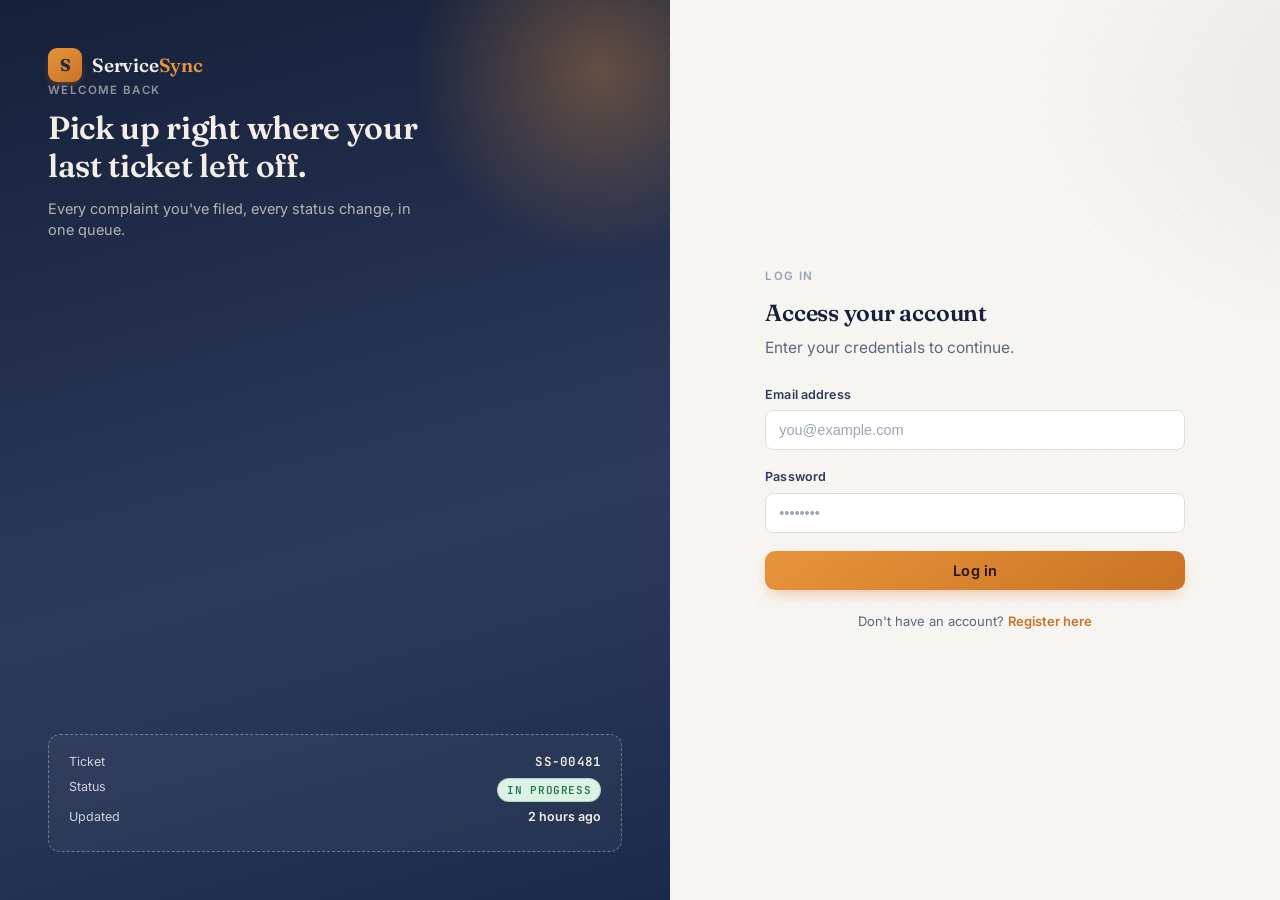
<file: frontend/admin/departments.html>
<!DOCTYPE html>
<html lang="en">
<head>
<meta charset="UTF-8">
<meta name="viewport" content="width=device-width, initial-scale=1.0">
<title>Departments — ServiceSync Admin</title>
<link rel="preconnect" href="https://fonts.googleapis.com">
<link href="https://fonts.googleapis.com/css2?family=Fraunces:wght@500;600;700&family=Inter:wght@400;500;600;700&family=JetBrains+Mono:wght@500&display=swap" rel="stylesheet">
<link rel="stylesheet" href="../css/styles.css">
<link rel="stylesheet" href="css/admin.css">
</head>
<body>
<div class="paper-bg"></div>
<div class="app-shell">
  <div id="shell-mount"></div>
  <div class="main-col">
    <div class="topbar">
      <div style="display:flex;align-items:center;gap:12px">
        <button class="menu-toggle" id="menu-toggle"></button>
        <div>
          <h1 class="page-title">Departments</h1>
          <p class="page-sub">Create, manage, and analyse departments.</p>
        </div>
      </div>
      <button class="btn btn-primary btn-sm" id="add-dept-btn">+ Add department</button>
    </div>

    <div class="content">
      <!-- Analytics panel -->
      <div class="panel" style="margin-bottom:22px">
        <div class="panel-head"><h3>Department analytics</h3></div>
        <div style="overflow-x:auto">
          <table class="data-table" id="analytics-table">
            <thead>
              <tr>
                <th>Department</th>
                <th>Total</th>
                <th>Resolved</th>
                <th>Pending</th>
                <th>Resolution rate</th>
              </tr>
            </thead>
            <tbody id="analytics-body">
              <tr><td colspan="5"><div class="skeleton" style="height:40px"></div></td></tr>
              <tr><td colspan="5"><div class="skeleton" style="height:40px"></div></td></tr>
            </tbody>
          </table>
        </div>
      </div>

      <!-- Department cards -->
      <div class="panel">
        <div class="panel-head"><h3>All departments</h3></div>
        <div class="dept-grid" id="dept-grid">
          <div class="skeleton" style="height:96px"></div>
          <div class="skeleton" style="height:96px"></div>
          <div class="skeleton" style="height:96px"></div>
        </div>
      </div>
    </div>
  </div>
</div>

<!-- Add/Edit modal -->
<div class="modal-backdrop" id="dept-modal">
  <div class="modal">
    <h3 id="modal-title" style="margin-bottom:16px">Add department</h3>
    <form id="dept-form">
      <input type="hidden" id="edit-id" value="">
      <div class="field">
        <label for="dept-name">Department name</label>
        <input class="input" type="text" id="dept-name" placeholder="e.g. Public Works" required>
        <div class="field-error"></div>
      </div>
      <div class="field">
        <label for="dept-email">Contact email</label>
        <input class="input" type="email" id="dept-email" placeholder="dept@city.gov" required>
        <div class="field-error"></div>
      </div>
      <div style="display:flex;gap:10px;justify-content:flex-end;margin-top:6px">
        <button type="button" class="btn btn-ghost" id="cancel-dept">Cancel</button>
        <button type="submit" class="btn btn-primary" id="save-dept-btn">
          <span class="spinner"></span><span class="btn-label">Save department</span>
        </button>
      </div>
    </form>
  </div>
</div>

<script src="../js/config.js"></script>
<script src="js/admin-api.js"></script>
<script src="js/admin-ui.js"></script>
<script>
  Auth.requireAdmin();
  renderAdminShell('departments.html');
  document.getElementById('menu-toggle').innerHTML = ICONS.menu;

  const DEPT_ICON = '<svg viewBox="0 0 24 24" fill="none" stroke="currentColor" stroke-width="2"><rect x="4" y="3" width="16" height="18" rx="1"/><path d="M9 8h1M14 8h1M9 12h1M14 12h1M9 16h1M14 16h1"/></svg>';

  let depts = [];

  function renderDeptCards(list) {
    const grid = document.getElementById('dept-grid');
    if (!list.length) {
      grid.innerHTML = `
        <div class="empty-state" style="grid-column:1/-1">
          <div class="stamp-icon">${DEPT_ICON}</div>
          <h4>No departments yet</h4>
          <p style="margin:0">Add the first one using the button above.</p>
        </div>`;
      return;
    }
    grid.innerHTML = list.map((d, i) => `
      <div class="dept-card-admin" style="animation-delay:${i*60}ms">
        <div class="dept-icon">${DEPT_ICON}</div>
        <h4 style="font-size:15px;margin-bottom:4px">${escapeHtml(d.name)}</h4>
        <p class="muted" style="font-size:12.5px;margin:0">${escapeHtml(d.email||'No contact email')}</p>
        <p class="help-text" style="margin-top:6px;margin-bottom:0">ID ${d.id}</p>
        <div class="dept-foot">
          <button class="btn btn-ghost btn-sm" onclick="openEditModal(${d.id},'${escapeHtml(d.name)}','${escapeHtml(d.email||'')}')">Edit</button>
          <button class="btn btn-danger btn-sm" onclick="deleteDept(${d.id},'${escapeHtml(d.name)}')">Delete</button>
        </div>
      </div>`).join('');
  }

  function renderAnalytics(list) {
    const tbody = document.getElementById('analytics-body');
    if (!list.length) {
      tbody.innerHTML = `<tr><td colspan="5"><p class="muted">No analytics data yet.</p></td></tr>`;
      return;
    }
    tbody.innerHTML = list.map(a => {
      const rate = a.totalComplaints > 0 ? Math.round(a.resolvedComplaints / a.totalComplaints * 100) : 0;
      return `
        <tr>
          <td style="font-weight:600">${escapeHtml(a.departmentName||'—')}</td>
          <td>${a.totalComplaints||0}</td>
          <td><span style="color:var(--green-600);font-weight:600">${a.resolvedComplaints||0}</span></td>
          <td><span style="color:var(--amber-600);font-weight:600">${a.pendingComplaints||0}</span></td>
          <td>
            <div class="analytics-bar-label"><span></span><b>${rate}%</b></div>
            <div class="progress-track"><div class="progress-fill" style="width:${rate}%"></div></div>
          </td>
        </tr>`;
    }).join('');
  }

  async function loadAll() {
    try {
      const [list, analytics] = await Promise.all([
        AdminApi.getAllDepartments(),
        AdminApi.getDepartmentAnalytics()
      ]);
      depts = list;
      renderDeptCards(list);
      renderAnalytics(analytics);
    } catch (e) {
      document.getElementById('dept-grid').innerHTML = `<p class="muted">Couldn't load departments: ${escapeHtml(e.message)}</p>`;
    }
  }

  /* ----- Modal ----- */
  const modal   = document.getElementById('dept-modal');
  const form    = document.getElementById('dept-form');
  const nameEl  = document.getElementById('dept-name');
  const emailEl = document.getElementById('dept-email');
  const editId  = document.getElementById('edit-id');

  function openAddModal() {
    document.getElementById('modal-title').textContent = 'Add department';
    editId.value  = '';
    form.reset();
    [nameEl, emailEl].forEach(clearFieldError);
    modal.classList.add('show');
  }

  function openEditModal(id, name, email) {
    document.getElementById('modal-title').textContent = 'Edit department';
    editId.value     = id;
    nameEl.value     = name;
    emailEl.value    = email;
    [nameEl, emailEl].forEach(clearFieldError);
    modal.classList.add('show');
  }

  document.getElementById('add-dept-btn').addEventListener('click', openAddModal);
  document.getElementById('cancel-dept').addEventListener('click', () => modal.classList.remove('show'));
  modal.addEventListener('click', e => { if (e.target === modal) modal.classList.remove('show'); });

  form.addEventListener('submit', async e => {
    e.preventDefault();
    [nameEl, emailEl].forEach(clearFieldError);
    let valid = true;
    if (!nameEl.value.trim())              { showFieldError(nameEl,  'Name is required');         valid = false; }
    if (!isValidEmail(emailEl.value.trim())) { showFieldError(emailEl, 'Enter a valid email');     valid = false; }
    if (!valid) return;

    const btn = document.getElementById('save-dept-btn');
    setButtonLoading(btn, true);
    try {
      const payload = { name: nameEl.value.trim(), email: emailEl.value.trim() };
      if (editId.value) {
        await AdminApi.updateDepartment(editId.value, payload);
        toast('Department updated', 'success');
      } else {
        await AdminApi.createDepartment(payload);
        toast('Department created', 'success');
      }
      modal.classList.remove('show');
      form.reset();
      loadAll();
    } catch (err) {
      toast(err.message || 'Could not save department', 'error');
    } finally {
      setButtonLoading(btn, false);
    }
  });

  async function deleteDept(id, name) {
    const ok = await confirmAction({
      title: 'Delete department',
      message: `This permanently removes "${name}" and cannot be undone.`,
      confirmLabel: 'Delete',
      danger: true
    });
    if (!ok) return;
    try {
      await AdminApi.deleteDepartment(id);
      toast('Department deleted', 'success');
      loadAll();
    } catch (e) {
      toast(e.message || 'Could not delete department', 'error');
    }
  }

  loadAll();
</script>
</body>
</html>
</file>
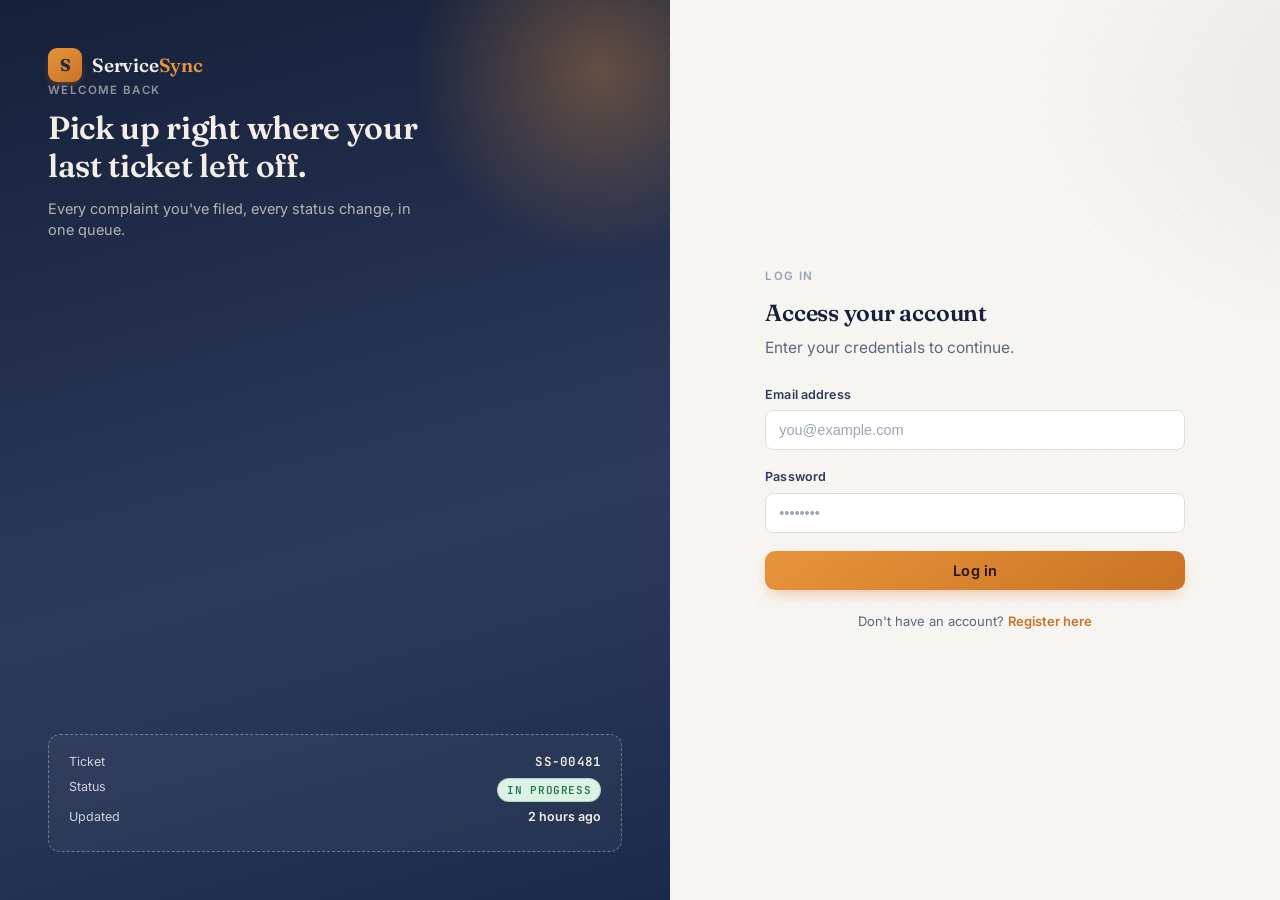
<file: frontend/admin/profile.html>
<!DOCTYPE html>
<html lang="en">
<head>
<meta charset="UTF-8">
<meta name="viewport" content="width=device-width, initial-scale=1.0">
<title>Admin Profile — ServiceSync</title>
<link rel="preconnect" href="https://fonts.googleapis.com">
<link href="https://fonts.googleapis.com/css2?family=Fraunces:wght@500;600;700&family=Inter:wght@400;500;600;700&family=JetBrains+Mono:wght@500&display=swap" rel="stylesheet">
<link rel="stylesheet" href="../css/styles.css">
<link rel="stylesheet" href="css/admin.css">
</head>
<body>
<div class="paper-bg"></div>
<div class="app-shell">
  <div id="shell-mount"></div>
  <div class="main-col">
    <div class="topbar">
      <div style="display:flex;align-items:center;gap:12px">
        <button class="menu-toggle" id="menu-toggle"></button>
        <div>
          <h1 class="page-title">Admin Profile</h1>
          <p class="page-sub">Your account details and session management.</p>
        </div>
      </div>
    </div>

    <div class="content">
      <div class="profile-grid">
        <!-- Avatar card -->
        <div class="panel" style="text-align:center">
          <div class="avatar-lg" id="p-avatar">?</div>
          <h3 id="p-name" style="margin-bottom:2px">—</h3>
          <p class="muted" style="font-size:13px;margin-bottom:12px" id="p-email">—</p>
          <span class="role-badge role-admin" id="p-role">ADMIN</span>
          <div class="divider"></div>
          <div style="display:flex;flex-direction:column;gap:8px">
            <div style="font-size:12.5px;color:var(--ink-500)">Admin Console access</div>
            <span class="badge badge-resolved" style="justify-content:center">Active session</span>
          </div>
        </div>

        <!-- Details -->
        <div>
          <div class="panel">
            <div class="panel-head"><h3>Account details</h3></div>
            <table class="data-table">
              <tbody>
                <tr><td class="muted">Display name</td><td id="t-name">—</td></tr>
                <tr><td class="muted">Email</td><td id="t-email">—</td></tr>
                <tr><td class="muted">Role</td><td><span class="role-badge role-admin">ADMIN</span></td></tr>
                <tr><td class="muted">Session</td><td><span class="badge badge-resolved">Active</span></td></tr>
                <tr><td class="muted">Console</td><td><span class="mono" style="font-size:13px">Admin Panel v1</span></td></tr>
              </tbody>
            </table>
          </div>

          <div class="panel">
            <div class="panel-head"><h3>Quick actions</h3></div>
            <div style="display:flex;gap:10px;flex-wrap:wrap">
              <a href="users.html" class="btn btn-ghost btn-sm">Manage users</a>
              <a href="departments.html" class="btn btn-ghost btn-sm">Manage departments</a>
              <a href="complaints.html" class="btn btn-ghost btn-sm">View complaints</a>
            </div>
          </div>

          <div class="panel">
            <div class="panel-head"><h3>Session</h3></div>
            <p class="muted" style="margin-bottom:16px">Signing out clears your session token from this browser. You will be redirected to the login page.</p>
            <button class="btn btn-danger" id="logout-action">Sign out of ServiceSync</button>
          </div>
        </div>
      </div>
    </div>
  </div>
</div>

<script src="../js/config.js"></script>
<script src="js/admin-api.js"></script>
<script src="js/admin-ui.js"></script>
<script>
  Auth.requireAdmin();
  renderAdminShell('profile.html');
  document.getElementById('menu-toggle').innerHTML = ICONS.menu;

  const name  = Auth.getName();
  const email = Auth.getEmail();
  const role  = Auth.getRole() || 'ADMIN';

  document.getElementById('p-avatar').textContent = initials(name);
  document.getElementById('p-name').textContent   = name;
  document.getElementById('p-email').textContent  = email;
  document.getElementById('p-role').textContent   = role;
  document.getElementById('t-name').textContent   = name;
  document.getElementById('t-email').textContent  = email;

  document.getElementById('logout-action').addEventListener('click', async () => {
    const ok = await confirmAction({
      title: 'Sign out',
      message: 'You will need to log in again to access the Admin Console.',
      confirmLabel: 'Sign out',
      danger: true
    });
    if (ok) Auth.logout();
  });
</script>
</body>
</html>
</file>
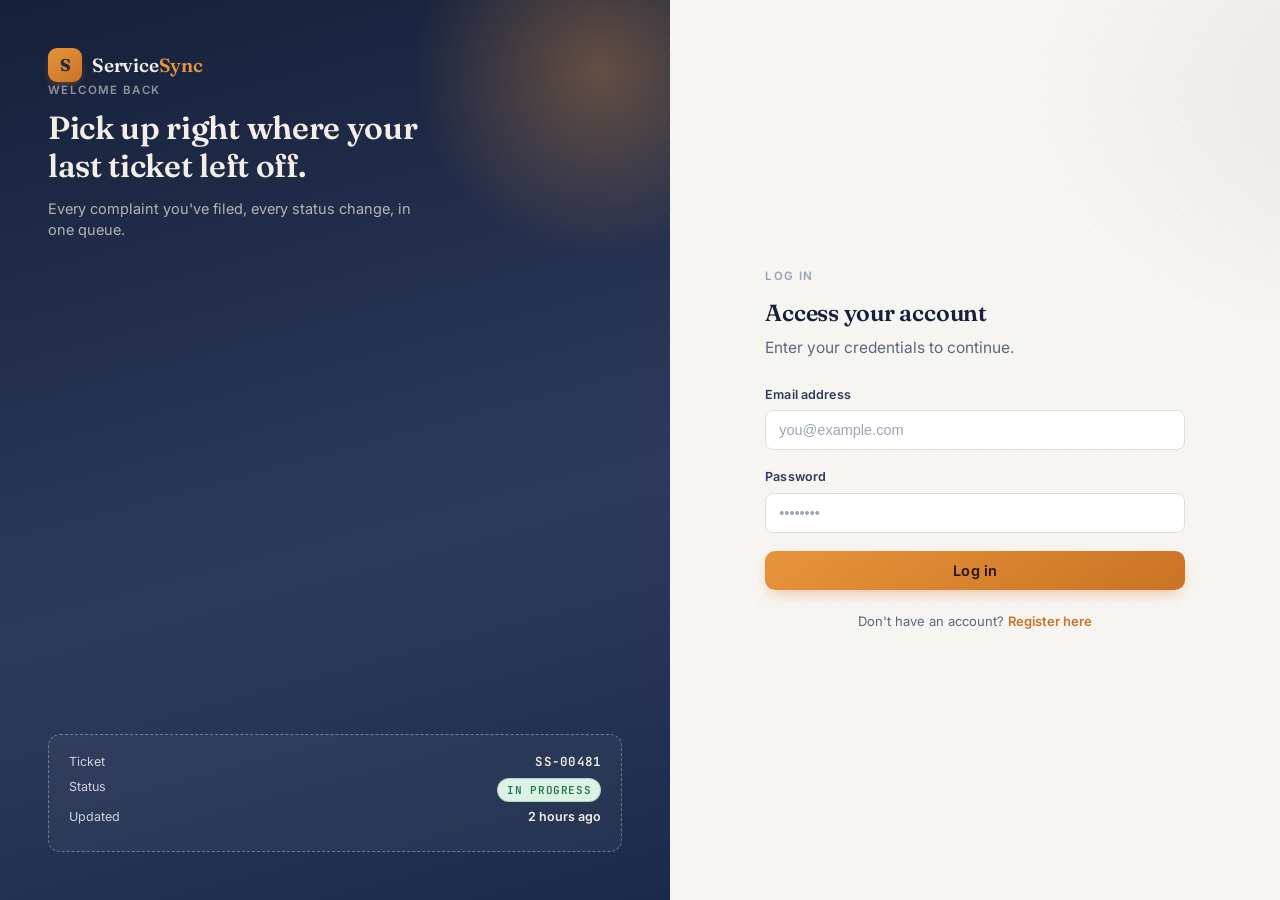
<file: frontend/admin/users.html>
<!DOCTYPE html>
<html lang="en">
<head>
<meta charset="UTF-8">
<meta name="viewport" content="width=device-width, initial-scale=1.0">
<title>User Management — ServiceSync Admin</title>
<link rel="preconnect" href="https://fonts.googleapis.com">
<link href="https://fonts.googleapis.com/css2?family=Fraunces:wght@500;600;700&family=Inter:wght@400;500;600;700&family=JetBrains+Mono:wght@500&display=swap" rel="stylesheet">
<link rel="stylesheet" href="../css/styles.css">
<link rel="stylesheet" href="css/admin.css">
</head>
<body>
<div class="paper-bg"></div>
<div class="app-shell">
  <div id="shell-mount"></div>
  <div class="main-col">
    <div class="topbar">
      <div style="display:flex;align-items:center;gap:12px">
        <button class="menu-toggle" id="menu-toggle"></button>
        <div>
          <h1 class="page-title">User Management</h1>
          <p class="page-sub">Manage registered users, roles, and access.</p>
        </div>
      </div>
    </div>

    <div class="content">
      <div class="panel">
        <div class="filter-bar">
          <input type="text" class="input" id="search-input" placeholder="Search by name or email…">
          <select class="input" id="role-filter">
            <option value="">All roles</option>
            <option value="USER">User</option>
            <option value="AGENT">Agent</option>
            <option value="SUPERVISOR">Supervisor</option>
            <option value="ADMIN">Admin</option>
          </select>
        </div>
        <p class="result-count" id="result-count"></p>
        <div style="overflow-x:auto">
          <table class="data-table" id="users-table">
            <thead>
              <tr>
                <th>User</th>
                <th>Email</th>
                <th>Role</th>
                <th>Actions</th>
              </tr>
            </thead>
            <tbody id="users-body">
              <tr><td colspan="4"><div class="skeleton" style="height:44px;margin-bottom:8px"></div></td></tr>
              <tr><td colspan="4"><div class="skeleton" style="height:44px;margin-bottom:8px"></div></td></tr>
              <tr><td colspan="4"><div class="skeleton" style="height:44px"></div></td></tr>
            </tbody>
          </table>
        </div>
        <div class="pagination" id="pagination"></div>
      </div>
    </div>
  </div>
</div>

<!-- Role change modal -->
<div class="modal-backdrop" id="role-modal">
  <div class="modal">
    <h3 style="margin-bottom:6px">Change role</h3>
    <p class="muted" id="role-modal-sub" style="margin-bottom:18px">Updating role for —</p>
    <div class="field">
      <label for="new-role">New role</label>
      <select class="input" id="new-role">
        <option value="USER">User</option>
        <option value="AGENT">Agent</option>
        <option value="SUPERVISOR">Supervisor</option>
        <option value="ADMIN">Admin</option>
      </select>
    </div>
    <div style="display:flex;gap:10px;justify-content:flex-end;margin-top:6px">
      <button class="btn btn-ghost" id="cancel-role">Cancel</button>
      <button class="btn btn-primary" id="save-role-btn">
        <span class="spinner"></span><span class="btn-label">Save role</span>
      </button>
    </div>
  </div>
</div>

<script src="../js/config.js"></script>
<script src="js/admin-api.js"></script>
<script src="js/admin-ui.js"></script>
<script>
  Auth.requireAdmin();
  renderAdminShell('users.html');
  document.getElementById('menu-toggle').innerHTML = ICONS.menu;

  let allUsers   = [];
  let currentPage = 0;
  const pageSize  = 12;
  let totalPages  = 0;
  let roleTarget  = null;

  function roleBadgeHtml(role) {
    const cls = 'role-' + (role || 'user').toLowerCase();
    return `<span class="role-badge ${cls}">${escapeHtml(role || 'USER')}</span>`;
  }

  function renderTable(users) {
    const tbody = document.getElementById('users-body');
    document.getElementById('result-count').textContent = `${users.length} user${users.length === 1 ? '' : 's'}`;
    if (!users.length) {
      tbody.innerHTML = `<tr><td colspan="4">
        <div class="empty-state">
          <div class="stamp-icon"><svg viewBox="0 0 24 24" fill="none" stroke="currentColor" stroke-width="2"><path d="M17 21v-2a4 4 0 0 0-4-4H5a4 4 0 0 0-4 4v2"/><circle cx="9" cy="7" r="4"/></svg></div>
          <h4>No users found</h4>
          <p style="margin:0">Try adjusting your filters.</p>
        </div>
      </td></tr>`;
      return;
    }
    tbody.innerHTML = users.map((u, i) => `
      <tr style="animation-delay:${Math.min(i*30,300)}ms">
        <td>
          <div style="display:flex;align-items:center;gap:10px">
            <div class="avatar" style="width:30px;height:30px;font-size:12px;flex-shrink:0">${initials(u.name)}</div>
            <span style="font-weight:600">${escapeHtml(u.name)}</span>
          </div>
        </td>
        <td class="mono" style="font-size:13px">${escapeHtml(u.email)}</td>
        <td>${roleBadgeHtml(u.role)}</td>
        <td>
          <div class="row-actions">
            <button class="btn btn-ghost btn-sm" onclick="openRoleModal(${u.id},'${escapeHtml(u.name)}','${escapeHtml(u.role||'USER')}')">Change role</button>
            <button class="btn btn-danger btn-sm" onclick="deleteUser(${u.id},'${escapeHtml(u.name)}')">Delete</button>
          </div>
        </td>
      </tr>`).join('');
  }

  function applyFilters() {
    const q    = document.getElementById('search-input').value.trim().toLowerCase();
    const role = document.getElementById('role-filter').value;
    const filtered = allUsers.filter(u => {
      const matchQ = !q || (u.name || '').toLowerCase().includes(q) || (u.email || '').toLowerCase().includes(q);
      const matchR = !role || u.role === role;
      return matchQ && matchR;
    });
    renderTable(filtered);
  }

  ['search-input'].forEach(id => document.getElementById(id).addEventListener('input', applyFilters));
  ['role-filter'].forEach(id => document.getElementById(id).addEventListener('change', applyFilters));

  function renderPagination() {
    const el = document.getElementById('pagination');
    el.innerHTML = `
      <button class="btn btn-ghost btn-sm" id="prev-page" ${currentPage === 0 ? 'disabled' : ''}>← Prev</button>
      <span class="page-info">Page ${currentPage + 1} of ${Math.max(totalPages, 1)}</span>
      <button class="btn btn-ghost btn-sm" id="next-page" ${currentPage >= totalPages - 1 ? 'disabled' : ''}>Next →</button>`;
    document.getElementById('prev-page').addEventListener('click', () => { if (currentPage > 0) { currentPage--; load(); } });
    document.getElementById('next-page').addEventListener('click', () => { if (currentPage < totalPages - 1) { currentPage++; load(); } });
  }

  async function load() {
    try {
      const page = await AdminApi.getUsers({ page: currentPage, size: pageSize });
      allUsers   = page.content || [];
      totalPages = page.totalPages || 1;
      applyFilters();
      renderPagination();
    } catch (e) {
      document.getElementById('users-body').innerHTML = `<tr><td colspan="4"><p class="muted">Couldn't load users: ${escapeHtml(e.message)}</p></td></tr>`;
    }
  }

  /* ----- Role Modal ----- */
  const roleModal = document.getElementById('role-modal');
  document.getElementById('cancel-role').addEventListener('click', () => roleModal.classList.remove('show'));
  roleModal.addEventListener('click', e => { if (e.target === roleModal) roleModal.classList.remove('show'); });

  function openRoleModal(id, name, currentRole) {
    roleTarget = id;
    document.getElementById('role-modal-sub').textContent = `Updating role for ${name}`;
    document.getElementById('new-role').value = currentRole;
    roleModal.classList.add('show');
  }

  document.getElementById('save-role-btn').addEventListener('click', async () => {
    if (!roleTarget) return;
    const role = document.getElementById('new-role').value;
    const btn  = document.getElementById('save-role-btn');
    setButtonLoading(btn, true);
    try {
      await AdminApi.updateUserRole(roleTarget, role);
      toast('Role updated successfully', 'success');
      roleModal.classList.remove('show');
      load();
    } catch (e) {
      toast(e.message || 'Could not update role', 'error');
    } finally {
      setButtonLoading(btn, false);
    }
  });

  async function deleteUser(id, name) {
    const ok = await confirmAction({
      title: 'Delete user',
      message: `This permanently removes ${name} from the platform. This cannot be undone.`,
      confirmLabel: 'Delete user',
      danger: true
    });
    if (!ok) return;
    try {
      await AdminApi.deleteUser(id);
      toast('User deleted', 'success');
      load();
    } catch (e) {
      toast(e.message || 'Could not delete user', 'error');
    }
  }

  load();
</script>
</body>
</html>
</file>
<file: frontend/css/styles.css>
/* ============================================================
   ServiceSync — Design tokens
   Palette: ledger indigo, stamp amber, paper, signal green/red
   Type: Fraunces (display) / Inter (body+UI) / JetBrains Mono (codes)
   ============================================================ */
:root{
  --ink-900:#15203a;
  --ink-800:#1b2a4a;
  --ink-700:#2e3a5c;
  --ink-500:#5b6680;
  --ink-300:#9aa3b8;
  --paper:#f7f5f1;
  --paper-dim:#eeebe3;
  --card:#ffffff;
  --amber-600:#c97324;
  --amber-500:#e8943a;
  --amber-100:#fbe6cd;
  --green-600:#1f7a4d;
  --green-100:#dcf2e6;
  --red-600:#a83524;
  --red-100:#f7ddd6;
  --blue-100:#dde6f7;

  --radius-card:14px;
  --radius-sm:8px;

  --shadow-card:0 1px 2px rgba(21,32,58,.06), 0 8px 24px -12px rgba(21,32,58,.18);
  --shadow-pop:0 12px 32px -8px rgba(21,32,58,.28);

  --ease:cubic-bezier(.2,.8,.2,1);
  --speed-fast:140ms;
  --speed-med:260ms;
}

*{box-sizing:border-box}
html,body{padding:0;margin:0}
body{
  background:var(--paper);
  color:var(--ink-900);
  font-family:'Inter',system-ui,-apple-system,sans-serif;
  font-size:15.5px;
  line-height:1.5;
  -webkit-font-smoothing:antialiased;
  min-height:100vh;
}
h1,h2,h3,h4{
  font-family:'Fraunces',Georgia,serif;
  font-weight:600;
  letter-spacing:-.01em;
  color:var(--ink-900);
  margin:0 0 .4em;
}
p{margin:0 0 1em}
a{color:var(--ink-800);text-decoration:none}
.mono{font-family:'JetBrains Mono',monospace;letter-spacing:.02em}
button{font-family:inherit}
::selection{background:var(--amber-100)}

/* Respect reduced motion */
@media (prefers-reduced-motion:reduce){
  *{animation-duration:.001ms !important;animation-iteration-count:1 !important;transition-duration:.001ms !important;}
}

/* ---------- Background paper texture ---------- */
.paper-bg{
  position:fixed;inset:0;z-index:-1;
  background:
    radial-gradient(900px 500px at 8% -10%, rgba(232,148,58,.10), transparent 60%),
    radial-gradient(700px 480px at 110% 10%, rgba(27,42,74,.07), transparent 55%),
    var(--paper);
}
.paper-bg::before{
  content:"";position:absolute;inset:0;
  background-image:radial-gradient(rgba(21,32,58,.05) 1px, transparent 1px);
  background-size:22px 22px;
  opacity:.5;
}

/* ---------- Layout shells ---------- */
.auth-shell{
  min-height:100vh;display:grid;grid-template-columns:1.1fr 1fr;
}
@media (max-width:900px){.auth-shell{grid-template-columns:1fr}}
.auth-side{
  background:linear-gradient(165deg, var(--ink-900), var(--ink-700) 60%, var(--ink-800));
  color:#f3efe6;position:relative;overflow:hidden;
  display:flex;flex-direction:column;justify-content:space-between;padding:48px;
}
@media (max-width:900px){.auth-side{display:none}}
.auth-side::after{
  content:"";position:absolute;right:-120px;top:-120px;width:380px;height:380px;
  border-radius:50%;background:radial-gradient(circle, rgba(232,148,58,.35), transparent 70%);
  filter:blur(2px);
}
.auth-form-wrap{
  display:flex;align-items:center;justify-content:center;padding:40px 28px;
}
.auth-card{width:100%;max-width:420px;}

.brand{display:flex;align-items:center;gap:10px;}
.brand-mark{
  width:34px;height:34px;border-radius:9px;
  background:linear-gradient(145deg, var(--amber-500), var(--amber-600));
  display:flex;align-items:center;justify-content:center;
  color:#1b2a4a;font-family:'Fraunces',serif;font-weight:700;font-size:17px;
  box-shadow:0 4px 10px -4px rgba(201,115,36,.7);
}
.brand-name{font-family:'Fraunces',serif;font-weight:600;font-size:19px;letter-spacing:-.01em;color:var(--ink-900)}
.brand-name span{color:var(--amber-600)}
.auth-side .brand-name{color:#f3efe6}
.auth-side .brand-name span{color:var(--amber-500)}

.ticket-stub{
  border:1px dashed rgba(243,239,230,.35);
  border-radius:12px;padding:18px 20px;margin-top:auto;
  background:rgba(255,255,255,.04);
}
.ticket-stub .stub-row{display:flex;justify-content:space-between;font-size:12.5px;color:#cfd3df;margin-bottom:6px}
.ticket-stub .stub-row b{color:#f3efe6;font-weight:600}
.stamp{
  display:inline-flex;align-items:center;gap:6px;
  font-family:'JetBrains Mono',monospace;font-size:11px;letter-spacing:.06em;
  color:var(--green-600);background:var(--green-100);
  padding:3px 9px;border-radius:20px;border:1px solid rgba(31,122,77,.25);
  text-transform:uppercase;
}

.eyebrow{
  text-transform:uppercase;letter-spacing:.12em;font-size:11.5px;color:var(--ink-300);
  font-weight:600;margin-bottom:10px;display:block;
}
.auth-side .eyebrow{color:rgba(243,239,230,.55)}

.headline-serif{font-size:32px;line-height:1.18;max-width:420px;}
.sub-copy{color:rgba(243,239,230,.7);max-width:380px;font-size:14.5px}

/* ---------- Form elements ---------- */
.field{margin-bottom:18px;}
.field label{
  display:block;font-size:12.5px;font-weight:600;color:var(--ink-700);
  margin-bottom:6px;letter-spacing:.01em;
}
.input, select.input{
  width:100%;padding:11px 13px;border-radius:var(--radius-sm);
  border:1.5px solid #e2ddd1;background:#fff;
  font-size:14.5px;color:var(--ink-900);
  transition:border-color var(--speed-fast) var(--ease), box-shadow var(--speed-fast) var(--ease);
}
.input::placeholder{color:var(--ink-300)}
.input:focus, select.input:focus{
  outline:none;border-color:var(--amber-500);
  box-shadow:0 0 0 4px rgba(232,148,58,.16);
}
.input.error{border-color:var(--red-600);box-shadow:0 0 0 4px rgba(168,53,36,.1)}
textarea.input{resize:vertical;min-height:110px;font-family:inherit}
.field-error{color:var(--red-600);font-size:12.5px;margin-top:5px;display:none;}
.field-error.show{display:block;animation:shakeX .32s var(--ease);}

.help-text{font-size:12.5px;color:var(--ink-300);margin-top:5px}

/* ---------- Buttons ---------- */
.btn{
  display:inline-flex;align-items:center;justify-content:center;gap:8px;
  padding:11px 20px;border-radius:10px;border:none;cursor:pointer;
  font-weight:600;font-size:14.5px;letter-spacing:.01em;
  transition:transform var(--speed-fast) var(--ease), box-shadow var(--speed-fast) var(--ease), background var(--speed-fast) var(--ease);
  position:relative;overflow:hidden;
}
.btn:active{transform:scale(.97)}
.btn-primary{
  background:linear-gradient(145deg, var(--amber-500), var(--amber-600));
  color:#221404;box-shadow:0 6px 16px -6px rgba(201,115,36,.55);
}
.btn-primary:hover{box-shadow:0 10px 22px -6px rgba(201,115,36,.65);transform:translateY(-1px)}
.btn-dark{background:var(--ink-900);color:#f3efe6;}
.btn-dark:hover{background:var(--ink-800)}
.btn-ghost{background:transparent;color:var(--ink-700);border:1.5px solid #e2ddd1}
.btn-ghost:hover{border-color:var(--ink-500);background:#fff}
.btn-danger{background:var(--red-100);color:var(--red-600)}
.btn-danger:hover{background:#f3cdc2}
.btn-block{width:100%}
.btn-sm{padding:7px 13px;font-size:13px;border-radius:8px}
.btn[disabled]{opacity:.6;cursor:not-allowed;transform:none !important}

.btn .spinner{
  width:15px;height:15px;border-radius:50%;
  border:2px solid rgba(0,0,0,.25);border-top-color:currentColor;
  animation:spin .6s linear infinite;display:none;
}
.btn.loading .spinner{display:inline-block}
.btn.loading .btn-label{opacity:.7}

@keyframes spin{to{transform:rotate(360deg)}}
@keyframes shakeX{
  0%,100%{transform:translateX(0)}
  20%{transform:translateX(-6px)}
  40%{transform:translateX(5px)}
  60%{transform:translateX(-4px)}
  80%{transform:translateX(3px)}
}

/* ---------- App shell (post-login) ---------- */
.app-shell{display:flex;min-height:100vh}
.sidebar{
  width:240px;flex-shrink:0;background:var(--ink-900);color:#e8e6df;
  display:flex;flex-direction:column;padding:22px 16px;
  position:sticky;top:0;height:100vh;
}
.sidebar .brand{margin-bottom:28px;padding:0 6px}
.sidebar .brand-name{color:#f3efe6}
.nav-group{margin-bottom:6px}
.nav-link{
  display:flex;align-items:center;gap:10px;padding:10px 12px;border-radius:9px;
  color:#c7cbe0;font-size:14px;font-weight:500;margin-bottom:2px;
  transition:background var(--speed-fast) var(--ease), color var(--speed-fast) var(--ease), padding-left var(--speed-fast) var(--ease);
  cursor:pointer;
}
.nav-link svg{width:17px;height:17px;flex-shrink:0;opacity:.85}
.nav-link:hover{background:rgba(255,255,255,.06);color:#fff;padding-left:16px}
.nav-link.active{background:rgba(232,148,58,.16);color:var(--amber-500)}
.nav-link.active svg{opacity:1}
.sidebar-foot{margin-top:auto;border-top:1px solid rgba(255,255,255,.08);padding-top:14px}
.user-chip{display:flex;align-items:center;gap:10px;padding:6px 4px;margin-bottom:8px}
.avatar{
  width:32px;height:32px;border-radius:50%;background:var(--amber-500);color:#221404;
  display:flex;align-items:center;justify-content:center;font-weight:700;font-size:13px;flex-shrink:0;
  font-family:'Fraunces',serif;
}
.user-chip .who{overflow:hidden}
.user-chip .name{font-size:13.5px;font-weight:600;color:#f3efe6;white-space:nowrap;overflow:hidden;text-overflow:ellipsis}
.user-chip .role{font-size:11px;color:var(--ink-300);text-transform:uppercase;letter-spacing:.06em}

.main-col{flex:1;min-width:0;display:flex;flex-direction:column}
.topbar{
  display:flex;align-items:center;justify-content:space-between;
  padding:18px 32px;border-bottom:1px solid var(--paper-dim);
  background:rgba(247,245,241,.85);backdrop-filter:blur(6px);
  position:sticky;top:0;z-index:5;
}
.page-title{font-size:22px;margin:0}
.page-sub{color:var(--ink-500);font-size:13.5px;margin:2px 0 0}
.content{padding:28px 32px 56px;flex:1}

/* mobile nav toggle */
.menu-toggle{display:none;background:none;border:none;cursor:pointer;padding:6px}
.menu-toggle svg{width:22px;height:22px;color:var(--ink-900)}
@media (max-width:880px){
  .sidebar{position:fixed;left:0;top:0;z-index:50;transform:translateX(-100%);transition:transform var(--speed-med) var(--ease);box-shadow:var(--shadow-pop)}
  .sidebar.open{transform:translateX(0)}
  .menu-toggle{display:inline-flex}
  .content{padding:20px 16px 48px}
  .topbar{padding:14px 16px}
}
.scrim{position:fixed;inset:0;background:rgba(21,32,58,.4);z-index:40;display:none}
.scrim.show{display:block;animation:fadeIn .2s var(--ease)}

/* ---------- Cards / Stats ---------- */
.grid-stats{display:grid;grid-template-columns:repeat(auto-fit,minmax(190px,1fr));gap:16px;margin-bottom:26px}
.stat-card{
  background:var(--card);border-radius:var(--radius-card);padding:18px 20px;
  box-shadow:var(--shadow-card);border:1px solid rgba(21,32,58,.05);
  opacity:0;transform:translateY(10px);animation:riseIn .5s var(--ease) forwards;
}
.stat-card .stat-label{font-size:12px;color:var(--ink-500);text-transform:uppercase;letter-spacing:.06em;font-weight:600}
.stat-card .stat-value{font-family:'Fraunces',serif;font-size:34px;font-weight:600;margin:6px 0 2px;color:var(--ink-900)}
.stat-card .stat-tag{font-size:12px;color:var(--ink-300)}
.stat-icon{
  width:34px;height:34px;border-radius:9px;display:flex;align-items:center;justify-content:center;margin-bottom:10px;
}
.stat-icon svg{width:17px;height:17px}
.ic-amber{background:var(--amber-100);color:var(--amber-600)}
.ic-green{background:var(--green-100);color:var(--green-600)}
.ic-red{background:var(--red-100);color:var(--red-600)}
.ic-blue{background:var(--blue-100);color:var(--ink-800)}

@keyframes riseIn{to{opacity:1;transform:translateY(0)}}

.panel{
  background:var(--card);border-radius:var(--radius-card);
  box-shadow:var(--shadow-card);border:1px solid rgba(21,32,58,.05);
  padding:22px 24px;margin-bottom:22px;
}
.panel-head{display:flex;align-items:center;justify-content:space-between;margin-bottom:16px;gap:12px;flex-wrap:wrap}
.panel-head h3{margin:0;font-size:17px}

/* ---------- Complaint / ticket card (signature element) ---------- */
.ticket-list{display:flex;flex-direction:column;gap:12px}
.ticket{
  position:relative;background:var(--card);border-radius:12px;
  border:1px solid rgba(21,32,58,.07);padding:16px 18px 16px 20px;
  display:grid;grid-template-columns:1fr auto;gap:10px;align-items:flex-start;
  cursor:pointer;opacity:0;transform:translateY(8px);
  animation:riseIn .45s var(--ease) forwards;
  transition:box-shadow var(--speed-med) var(--ease), border-color var(--speed-med) var(--ease), transform var(--speed-fast) var(--ease);
}
.ticket::before{
  content:"";position:absolute;left:0;top:10px;bottom:10px;width:3px;border-radius:3px;
  background:var(--ink-300);
}
.ticket[data-priority="HIGH"]::before{background:var(--red-600)}
.ticket[data-priority="MEDIUM"]::before{background:var(--amber-500)}
.ticket[data-priority="LOW"]::before{background:var(--green-600)}
.ticket:hover{box-shadow:var(--shadow-card);border-color:rgba(21,32,58,.14);transform:translateY(-2px)}
.ticket-id{font-family:'JetBrains Mono',monospace;font-size:11.5px;color:var(--ink-300);margin-bottom:4px}
.ticket-title{font-weight:600;font-size:15px;color:var(--ink-900);margin-bottom:4px}
.ticket-meta{display:flex;gap:8px;align-items:center;flex-wrap:wrap;font-size:12.5px;color:var(--ink-500)}
.ticket-desc{color:var(--ink-500);font-size:13px;margin-top:6px;max-width:560px;overflow:hidden;text-overflow:ellipsis;display:-webkit-box;-webkit-line-clamp:2;-webkit-box-orient:vertical}
.ticket-side{display:flex;flex-direction:column;align-items:flex-end;gap:8px}

.badge{
  display:inline-flex;align-items:center;gap:5px;padding:4px 10px;border-radius:20px;
  font-size:11.5px;font-weight:600;letter-spacing:.02em;text-transform:uppercase;
  font-family:'JetBrains Mono',monospace;
}
.badge::before{content:"";width:6px;height:6px;border-radius:50%;background:currentColor}
.badge-open{background:var(--blue-100);color:#33508f}
.badge-in_progress{background:var(--amber-100);color:var(--amber-600)}
.badge-resolved{background:var(--green-100);color:var(--green-600)}
.badge-rejected, .badge-closed{background:var(--red-100);color:var(--red-600)}

.pill{
  padding:3px 10px;border-radius:20px;font-size:11.5px;font-weight:600;
  background:var(--paper-dim);color:var(--ink-700);
}

/* ---------- Empty / loading states ---------- */
.empty-state{
  text-align:center;padding:48px 20px;color:var(--ink-500);
}
.empty-state .stamp-icon{
  width:64px;height:64px;margin:0 auto 16px;border-radius:50%;
  background:var(--paper-dim);display:flex;align-items:center;justify-content:center;
  color:var(--ink-300);
}
.empty-state .stamp-icon svg{width:28px;height:28px}
.empty-state h4{color:var(--ink-700);margin-bottom:4px}

.skeleton{
  background:linear-gradient(90deg, var(--paper-dim) 25%, #e4e0d4 37%, var(--paper-dim) 63%);
  background-size:400% 100%;animation:shimmer 1.4s ease infinite;border-radius:8px;
}
@keyframes shimmer{0%{background-position:100% 0}100%{background-position:0 0}}

/* ---------- Toast ---------- */
#toast-region{position:fixed;top:18px;right:18px;z-index:200;display:flex;flex-direction:column;gap:10px;max-width:340px}
.toast{
  background:var(--ink-900);color:#f3efe6;padding:13px 16px;border-radius:10px;
  box-shadow:var(--shadow-pop);font-size:13.5px;display:flex;align-items:flex-start;gap:10px;
  animation:toastIn .32s var(--ease) forwards;
}
.toast.success{background:var(--green-600)}
.toast.error{background:var(--red-600)}
.toast.leaving{animation:toastOut .25s var(--ease) forwards}
@keyframes toastIn{from{opacity:0;transform:translateX(24px) scale(.95)}to{opacity:1;transform:translateX(0) scale(1)}}
@keyframes toastOut{to{opacity:0;transform:translateX(24px) scale(.95)}}

/* ---------- Modal ---------- */
.modal-backdrop{
  position:fixed;inset:0;background:rgba(21,32,58,.45);display:none;
  align-items:center;justify-content:center;z-index:100;padding:20px;
}
.modal-backdrop.show{display:flex;animation:fadeIn .2s var(--ease)}
.modal{
  background:var(--card);border-radius:16px;padding:26px;max-width:440px;width:100%;
  box-shadow:var(--shadow-pop);transform:scale(.94) translateY(10px);opacity:0;
  animation:modalIn .28s var(--ease) forwards;
}
@keyframes modalIn{to{transform:scale(1) translateY(0);opacity:1}}
@keyframes fadeIn{from{opacity:0}to{opacity:1}}

/* ---------- Misc ---------- */
.fade-in{animation:fadeIn .4s var(--ease)}
.flex-between{display:flex;align-items:center;justify-content:space-between;gap:12px;flex-wrap:wrap}
.muted{color:var(--ink-500)}
.divider{height:1px;background:var(--paper-dim);margin:18px 0}
.tag-select{display:flex;gap:8px;flex-wrap:wrap}
.tag-option{
  padding:8px 14px;border-radius:9px;border:1.5px solid #e2ddd1;background:#fff;
  font-size:13.5px;font-weight:600;cursor:pointer;color:var(--ink-700);
  transition:all var(--speed-fast) var(--ease);
}
.tag-option:hover{border-color:var(--ink-500)}
.tag-option.selected{border-color:var(--amber-500);background:var(--amber-100);color:var(--amber-600)}
.tag-option.selected.p-high{border-color:var(--red-600);background:var(--red-100);color:var(--red-600)}
.tag-option.selected.p-low{border-color:var(--green-600);background:var(--green-100);color:var(--green-600)}

table.data-table{width:100%;border-collapse:collapse;font-size:14px}
table.data-table th{text-align:left;color:var(--ink-500);font-weight:600;font-size:12px;text-transform:uppercase;letter-spacing:.04em;padding:10px 12px;border-bottom:1.5px solid var(--paper-dim)}
table.data-table td{padding:13px 12px;border-bottom:1px solid var(--paper-dim);color:var(--ink-900)}
table.data-table tr:last-child td{border-bottom:none}
table.data-table tr{transition:background var(--speed-fast)}
table.data-table tbody tr:hover{background:var(--paper-dim)}

.progress-track{height:6px;background:var(--paper-dim);border-radius:6px;overflow:hidden}
.progress-fill{height:100%;background:linear-gradient(90deg,var(--amber-500),var(--green-600));border-radius:6px;transition:width .8s var(--ease)}

.kbd-hint{font-family:'JetBrains Mono',monospace;font-size:11px;color:var(--ink-300);border:1px solid #e2ddd1;border-radius:5px;padding:1px 5px}

footer.auth-foot{text-align:center;margin-top:22px;font-size:13px;color:var(--ink-500)}
footer.auth-foot a{color:var(--amber-600);font-weight:600}

.password-strength{display:flex;gap:4px;margin-top:8px}
.password-strength span{height:4px;flex:1;border-radius:4px;background:var(--paper-dim);transition:background .25s var(--ease)}

@media (max-width:480px){
  .ticket{grid-template-columns:1fr}
  .ticket-side{flex-direction:row;align-items:center}
}
</file>
<file: frontend/admin/css/admin.css>
/* ============================================================
   ServiceSync — Admin Console extra styles
   Imports/overrides on top of ../css/styles.css
   ============================================================ */

/* Admin badge in sidebar */
.admin-badge-strip {
  padding: 0 6px;
  margin-bottom: 20px;
}
.admin-badge {
  display: inline-flex;
  align-items: center;
  gap: 6px;
  font-family: 'JetBrains Mono', monospace;
  font-size: 10.5px;
  letter-spacing: .06em;
  color: var(--amber-500);
  background: rgba(232,148,58,.12);
  padding: 4px 10px;
  border-radius: 20px;
  border: 1px solid rgba(232,148,58,.25);
  text-transform: uppercase;
}

/* Override brand mark to use shield icon (SVG) */
.brand-mark svg {
  width: 20px;
  height: 20px;
  color: var(--ink-900);
}

/* Wider stat grids for admin */
.grid-stats-lg {
  display: grid;
  grid-template-columns: repeat(auto-fit, minmax(170px, 1fr));
  gap: 14px;
  margin-bottom: 24px;
}

/* Role badge */
.role-badge {
  display: inline-flex;
  align-items: center;
  gap: 5px;
  padding: 3px 9px;
  border-radius: 20px;
  font-size: 11px;
  font-weight: 700;
  letter-spacing: .06em;
  text-transform: uppercase;
  font-family: 'JetBrains Mono', monospace;
}
.role-admin     { background: rgba(168,53,36,.12);  color: var(--red-600); }
.role-supervisor{ background: rgba(46,58,92,.12);   color: var(--ink-700); }
.role-agent     { background: var(--blue-100);       color: var(--ink-800); }
.role-user      { background: var(--paper-dim);      color: var(--ink-500); }

/* User table row actions */
.row-actions { display: flex; gap: 6px; align-items: center; }

/* Analytics bar */
.analytics-bar-wrap { margin-bottom: 6px; }
.analytics-bar-label { display: flex; justify-content: space-between; font-size: 12.5px; color: var(--ink-500); margin-bottom: 4px; }
.analytics-bar-label b { color: var(--ink-900); }

/* Dept cards for admin (with edit/delete) */
.dept-card-admin {
  background: var(--card);
  border-radius: 12px;
  padding: 18px;
  border: 1px solid rgba(21,32,58,.07);
  opacity: 0;
  transform: translateY(8px);
  animation: riseIn .4s var(--ease) forwards;
}
.dept-card-admin .dept-foot {
  display: flex;
  gap: 8px;
  margin-top: 12px;
  padding-top: 10px;
  border-top: 1px solid var(--paper-dim);
}

/* Stats mini row */
.stat-mini-row {
  display: flex;
  gap: 16px;
  flex-wrap: wrap;
  margin-bottom: 20px;
}
.stat-mini {
  background: var(--card);
  border-radius: 10px;
  padding: 12px 16px;
  border: 1px solid rgba(21,32,58,.06);
  box-shadow: var(--shadow-card);
  display: flex;
  align-items: center;
  gap: 10px;
}
.stat-mini .sm-val { font-family: 'Fraunces', serif; font-size: 22px; font-weight: 600; color: var(--ink-900); }
.stat-mini .sm-lbl { font-size: 11.5px; color: var(--ink-500); text-transform: uppercase; letter-spacing: .05em; font-weight: 600; }

/* Filter bar */
.filter-bar { display: flex; gap: 10px; flex-wrap: wrap; align-items: center; margin-bottom: 18px; }
.filter-bar input.input  { max-width: 260px; }
.filter-bar select.input { max-width: 170px; width: auto; }
.result-count { font-size: 13px; color: var(--ink-500); margin-bottom: 14px; }

/* Pagination */
.pagination { display: flex; gap: 6px; align-items: center; margin-top: 18px; flex-wrap: wrap; }
.page-info  { font-size: 13px; color: var(--ink-500); margin: 0 8px; }

/* Detail grid */
.detail-grid { display: grid; grid-template-columns: 1.6fr 1fr; gap: 22px; }
@media (max-width: 920px) { .detail-grid { grid-template-columns: 1fr; } }
.back-link { display: inline-flex; align-items: center; gap: 6px; color: var(--ink-500); font-size: 13.5px; font-weight: 600; margin-bottom: 16px; }
.back-link svg { width: 15px; height: 15px; }

/* Timeline */
.timeline { position: relative; padding-left: 22px; }
.timeline::before { content: ""; position: absolute; left: 5px; top: 4px; bottom: 4px; width: 2px; background: var(--paper-dim); }
.tl-item { position: relative; padding-bottom: 20px; }
.tl-item:last-child { padding-bottom: 0; }
.tl-dot { position: absolute; left: -22px; top: 2px; width: 11px; height: 11px; border-radius: 50%; background: var(--ink-300); border: 2px solid var(--card); }
.tl-item.active .tl-dot { background: var(--amber-500); }
.tl-label { font-weight: 600; font-size: 13.5px; }
.tl-time  { font-size: 12px; color: var(--ink-300); }
.status-action-grid { display: grid; grid-template-columns: 1fr 1fr; gap: 8px; }

/* Profile */
.profile-grid { display: grid; grid-template-columns: 280px 1fr; gap: 22px; }
@media (max-width: 760px) { .profile-grid { grid-template-columns: 1fr; } }
.avatar-lg {
  width: 84px; height: 84px; border-radius: 50%;
  background: linear-gradient(145deg, var(--amber-500), var(--amber-600));
  color: #221404; display: flex; align-items: center; justify-content: center;
  font-family: 'Fraunces', serif; font-size: 30px; font-weight: 700; margin: 0 auto 14px;
}

/* Dept grid */
.dept-grid { display: grid; grid-template-columns: repeat(auto-fill, minmax(240px, 1fr)); gap: 14px; }
.dept-icon { width: 36px; height: 36px; border-radius: 9px; background: var(--blue-100); color: var(--ink-800); display: flex; align-items: center; justify-content: center; margin-bottom: 10px; }
.dept-icon svg { width: 18px; height: 18px; }
</file>
